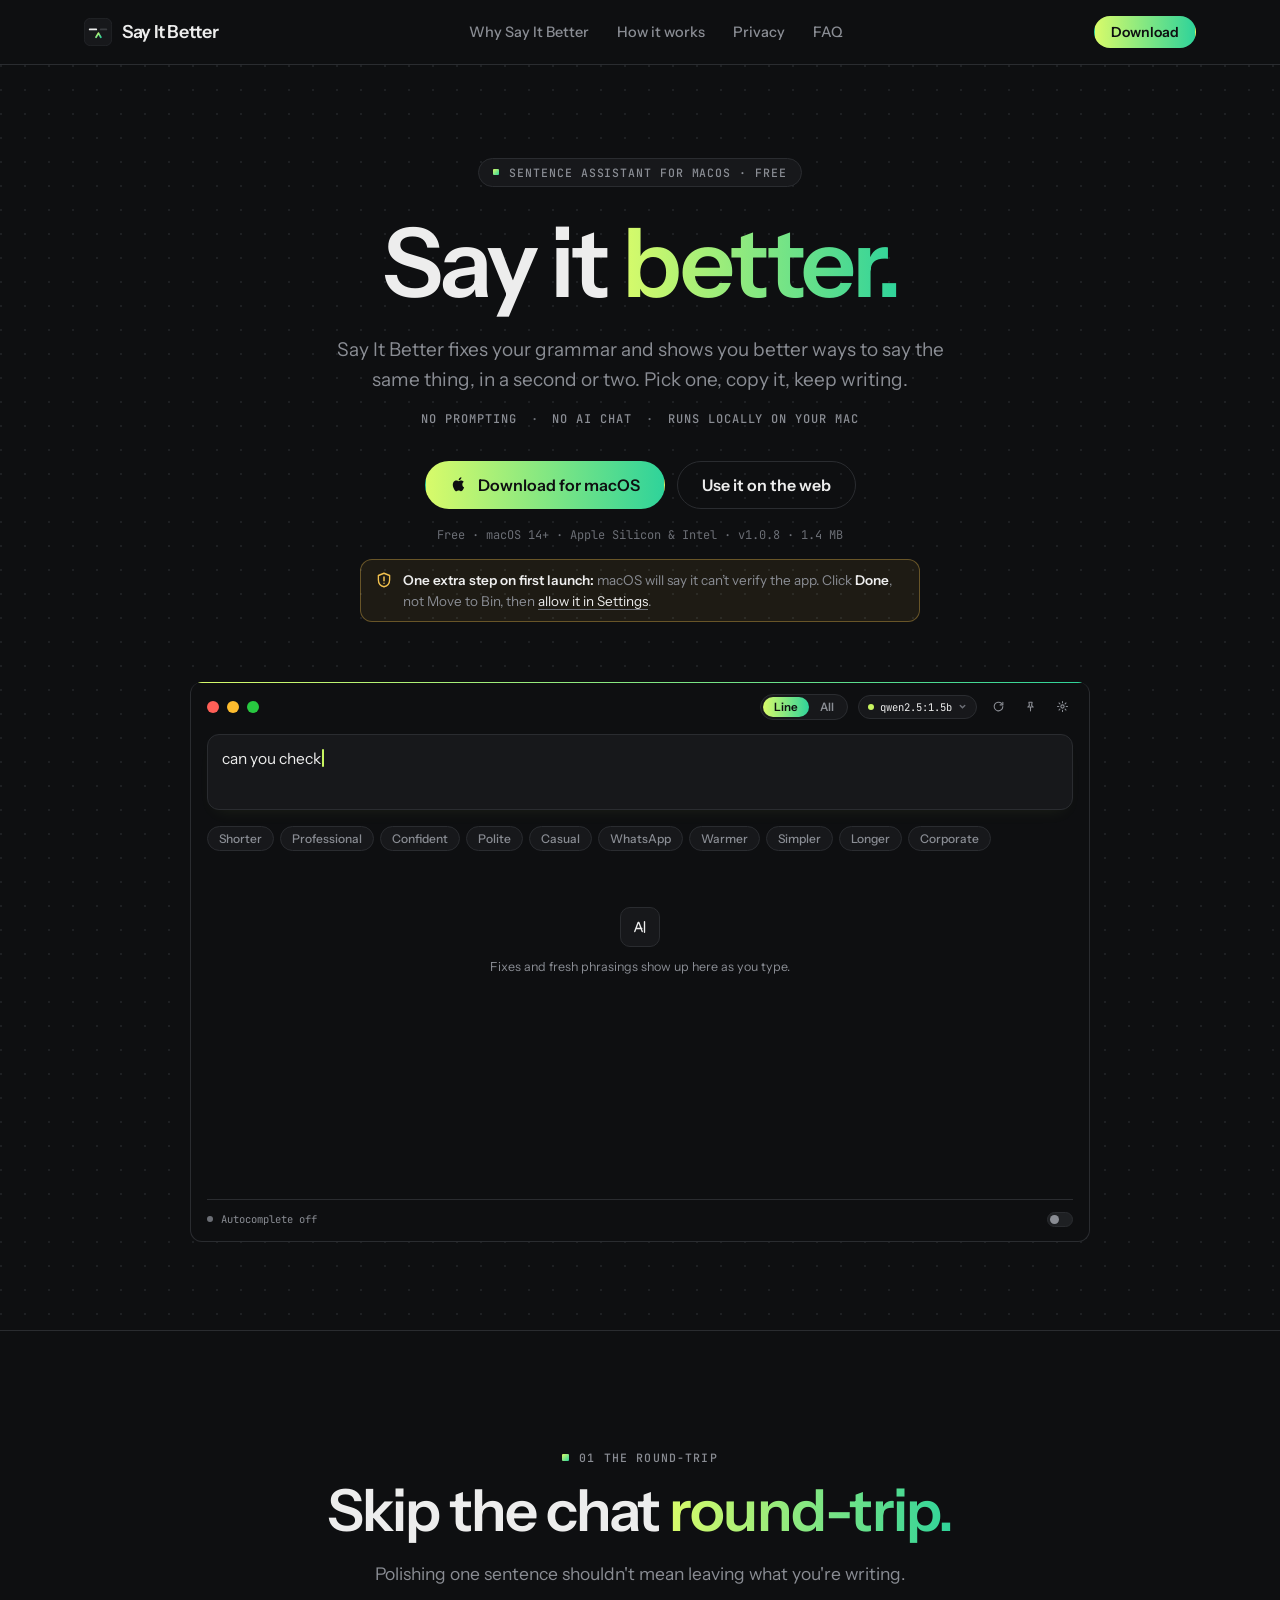
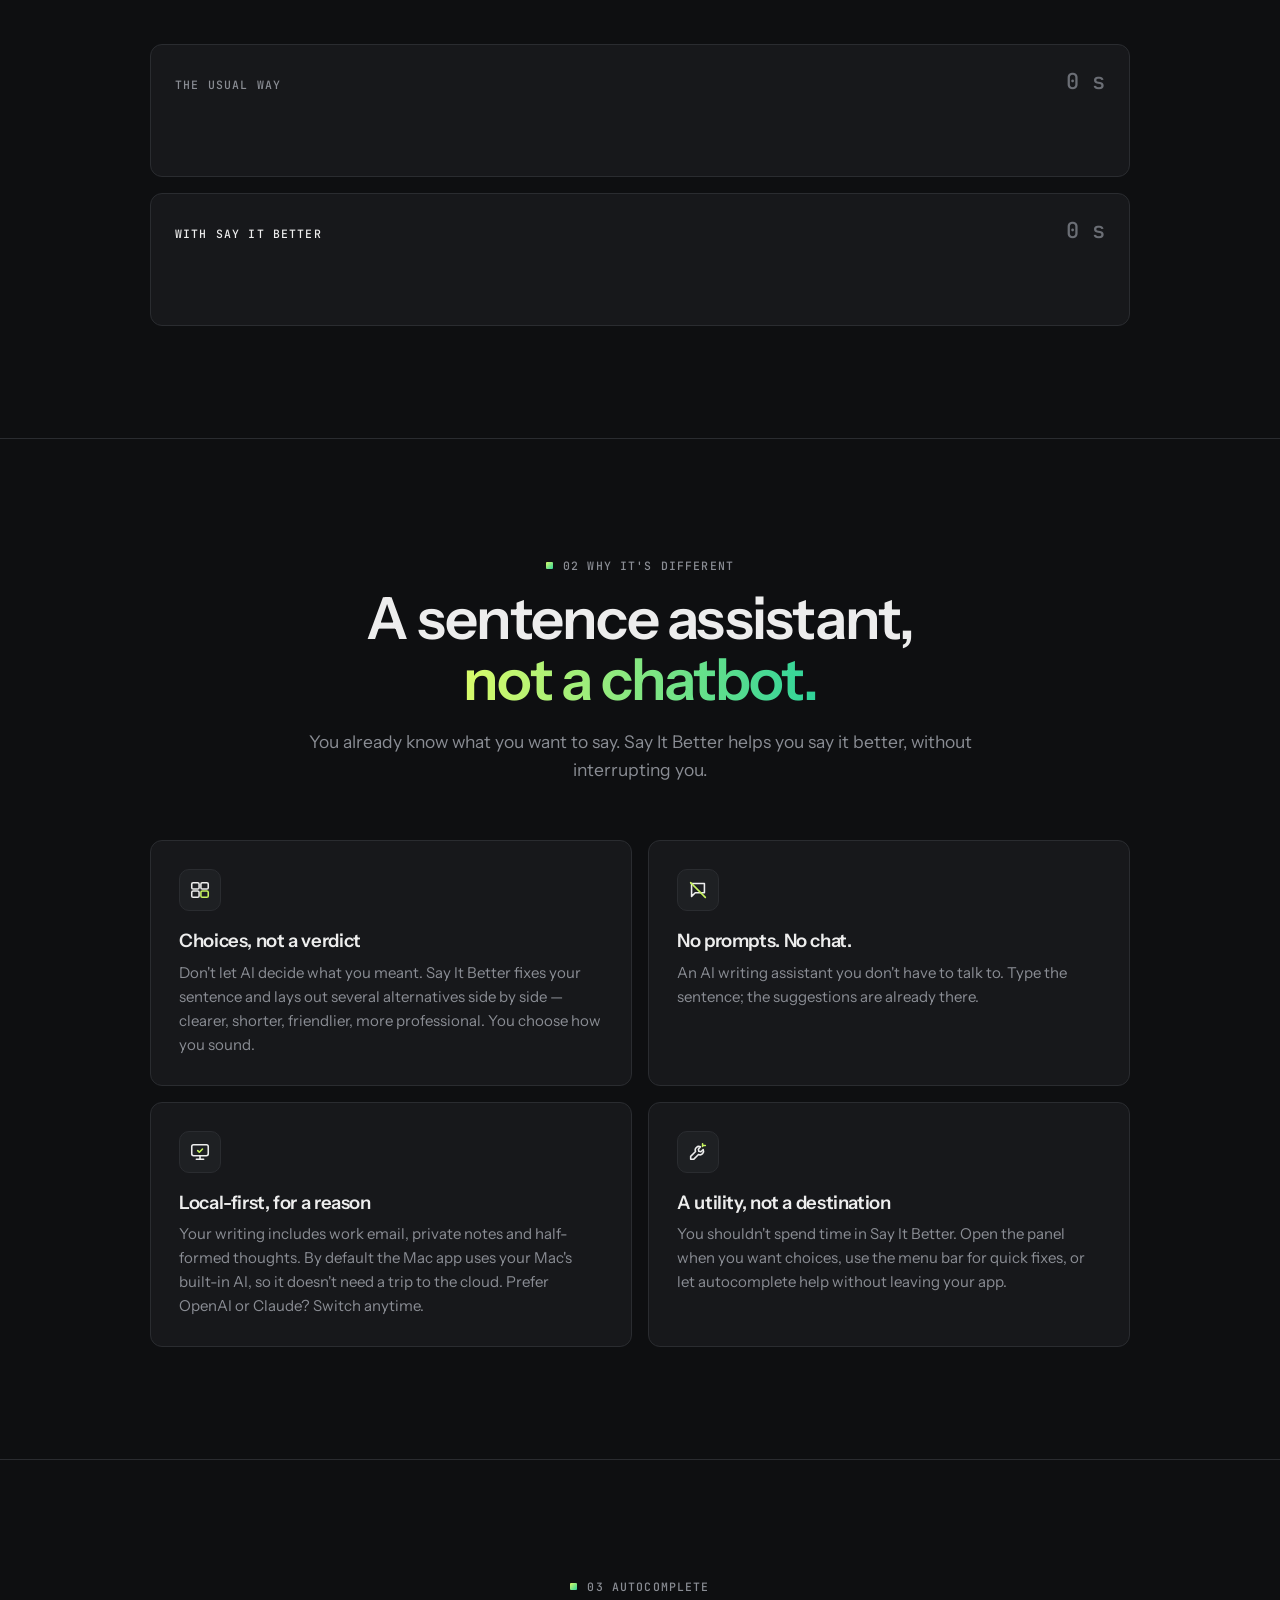
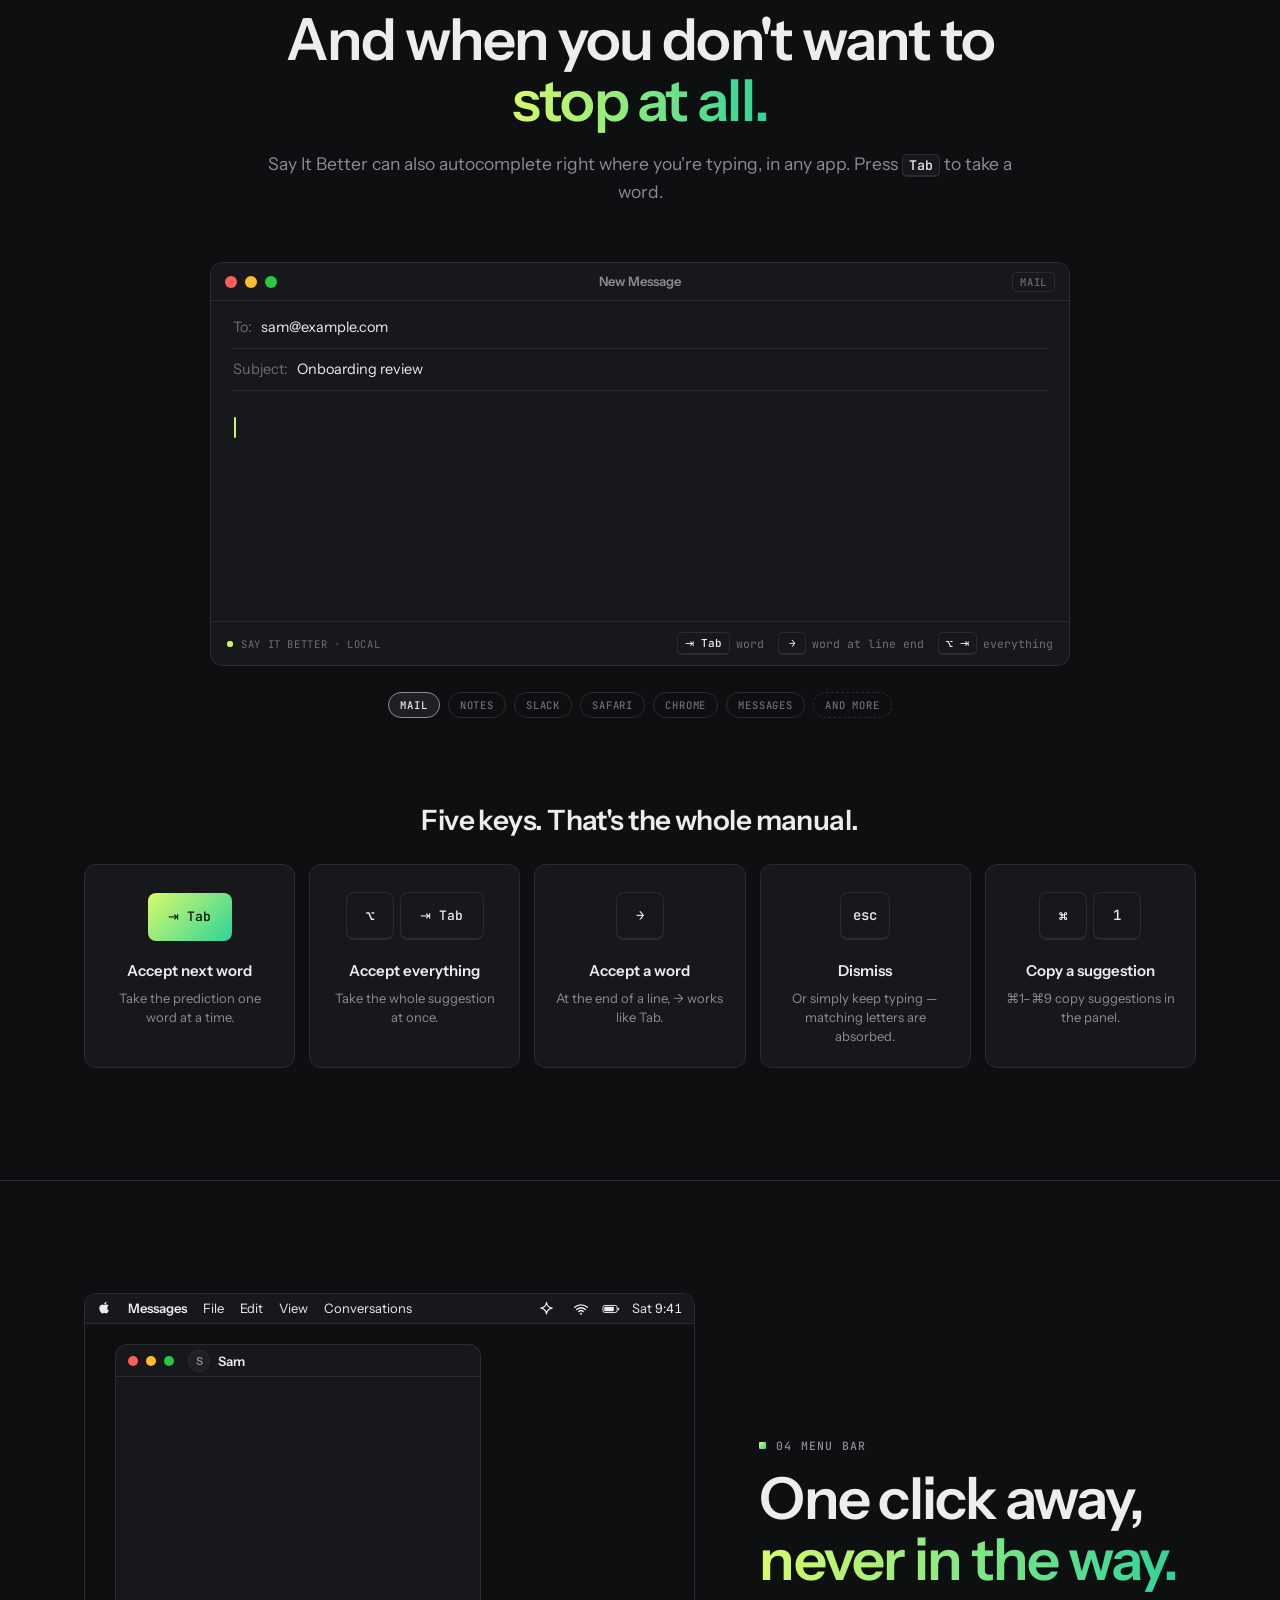
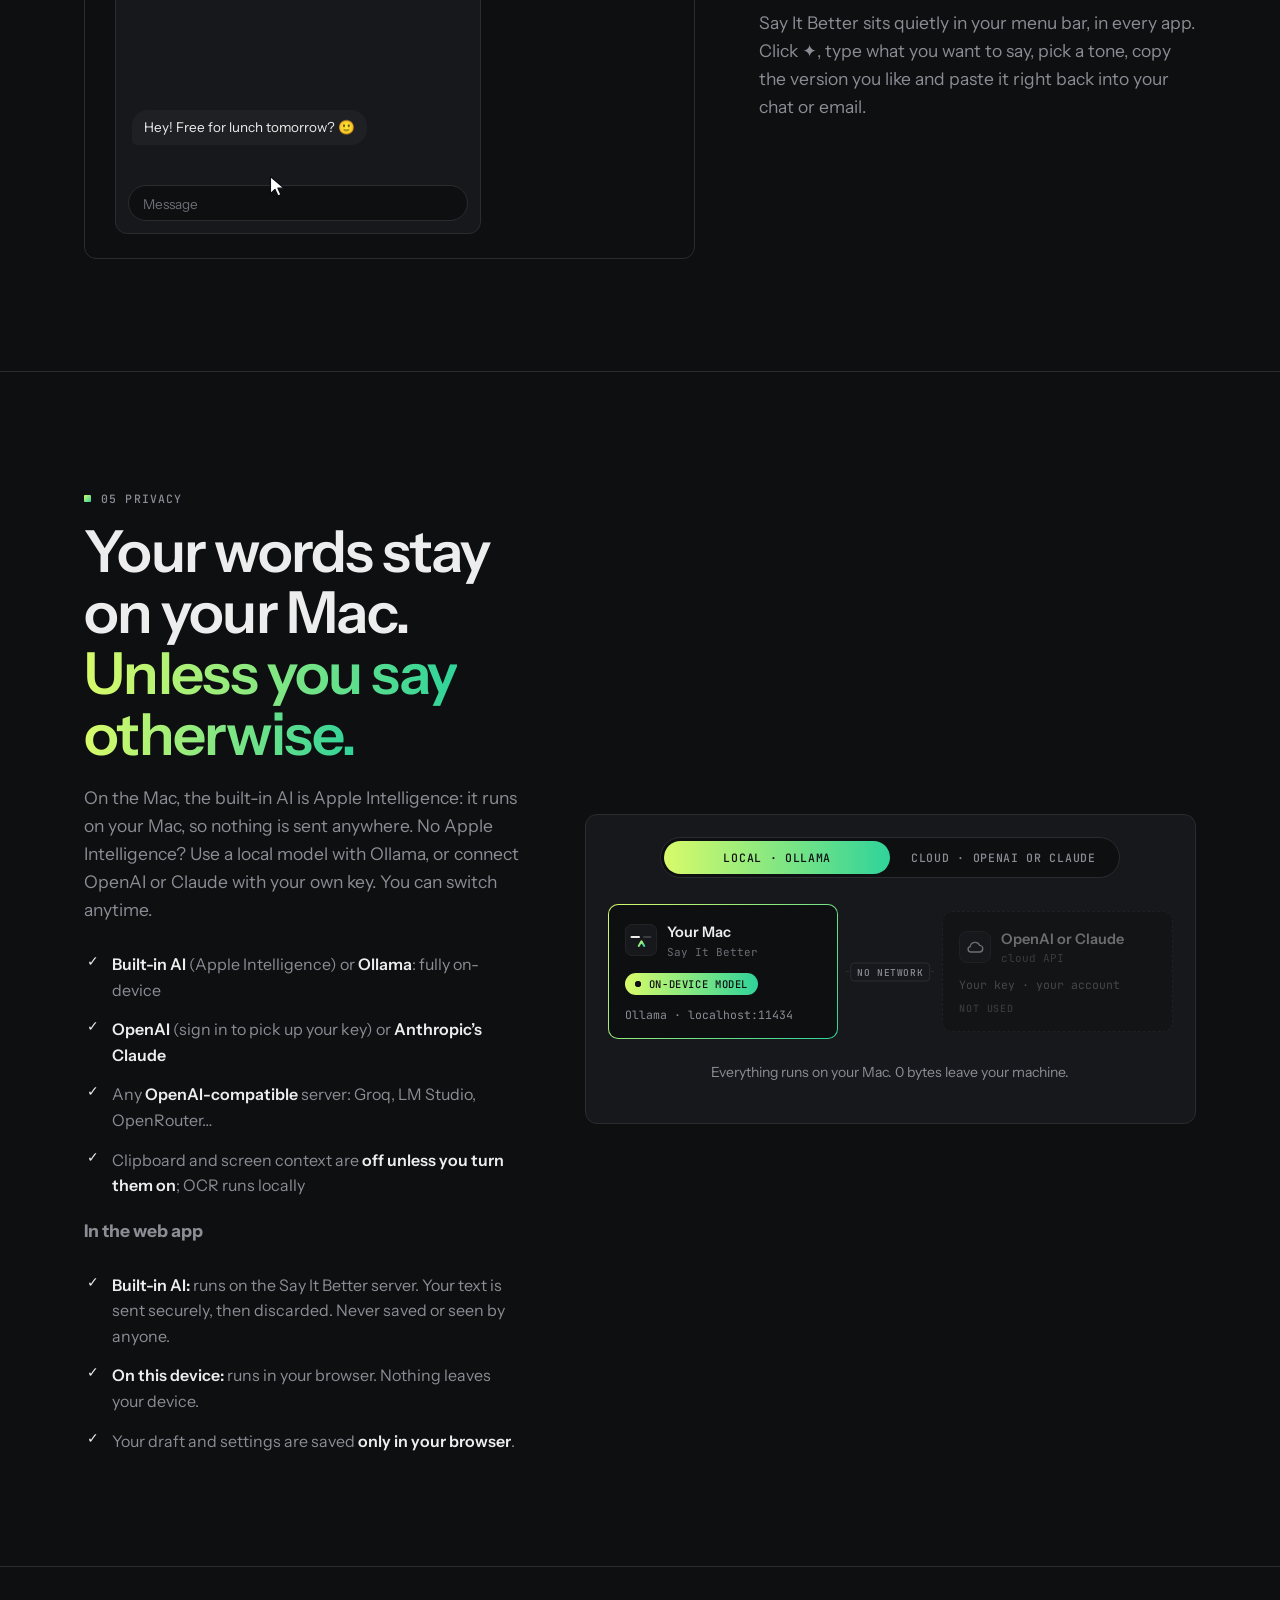
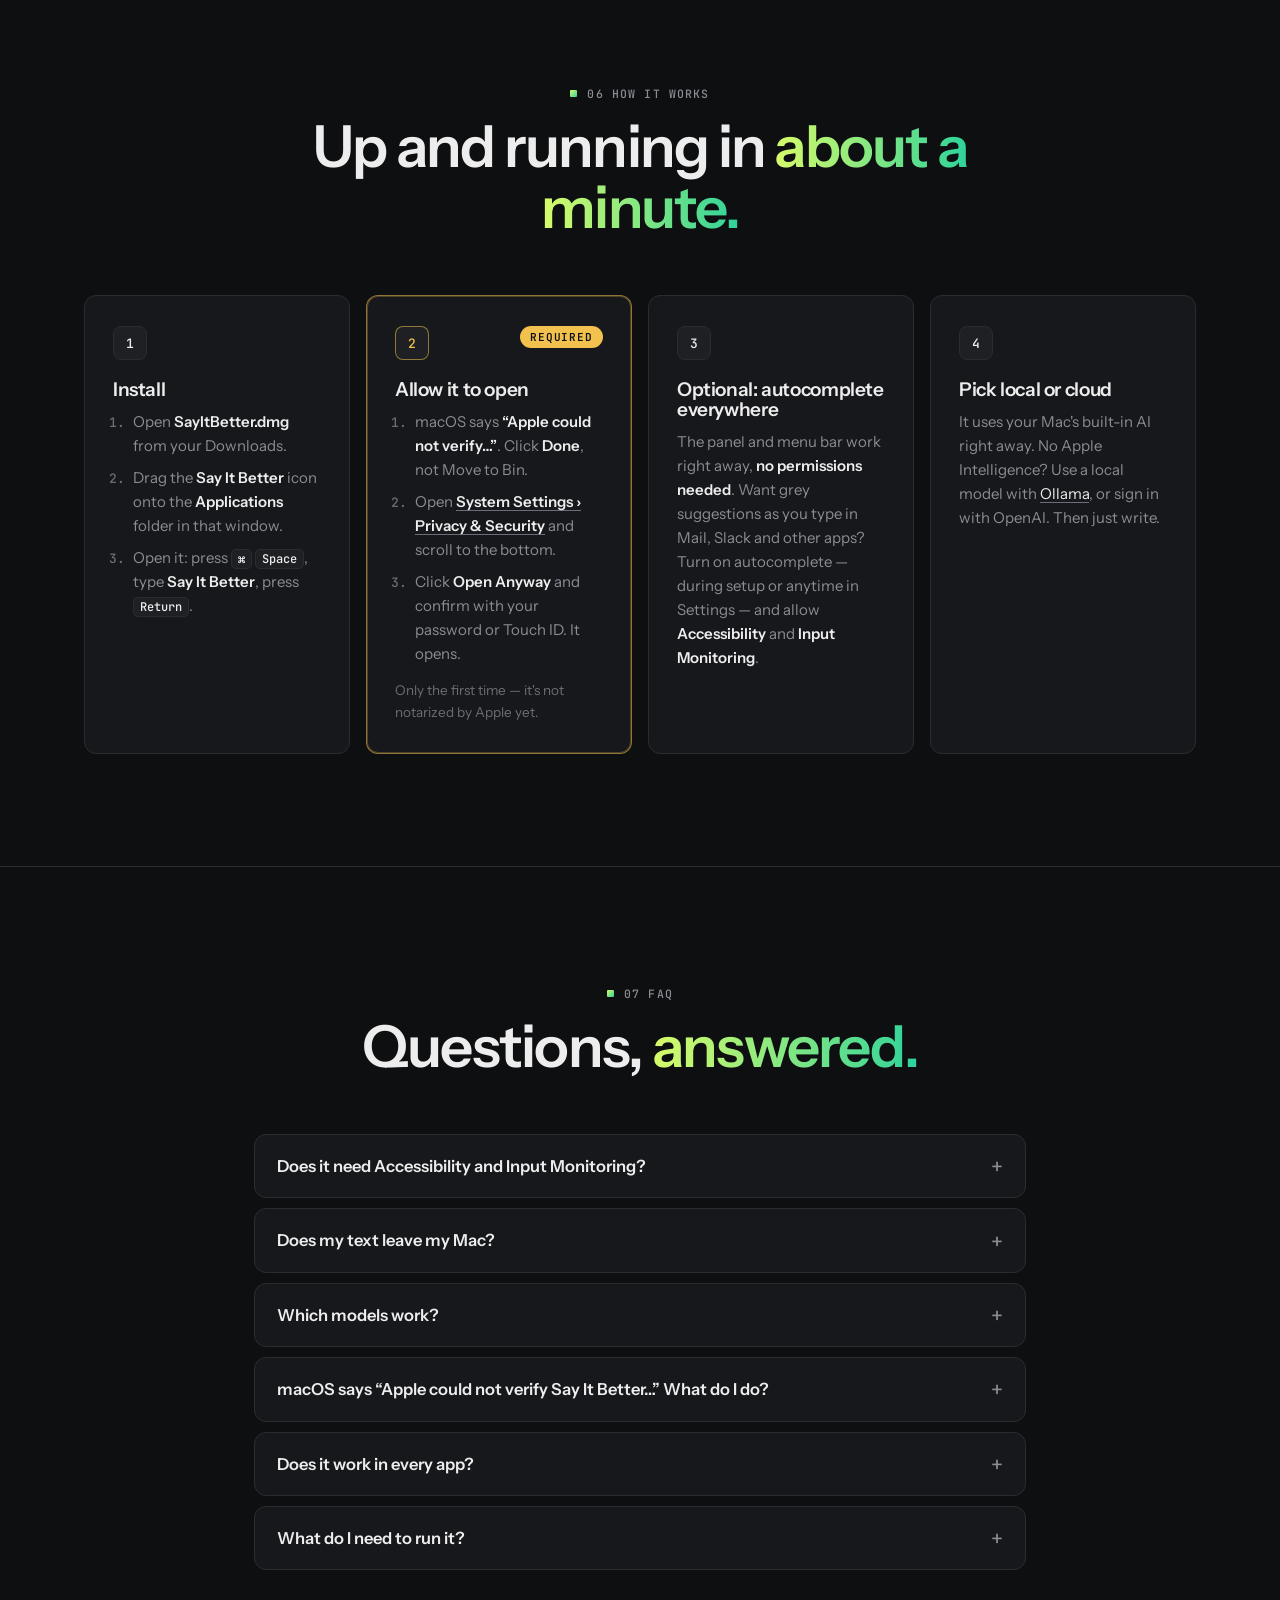
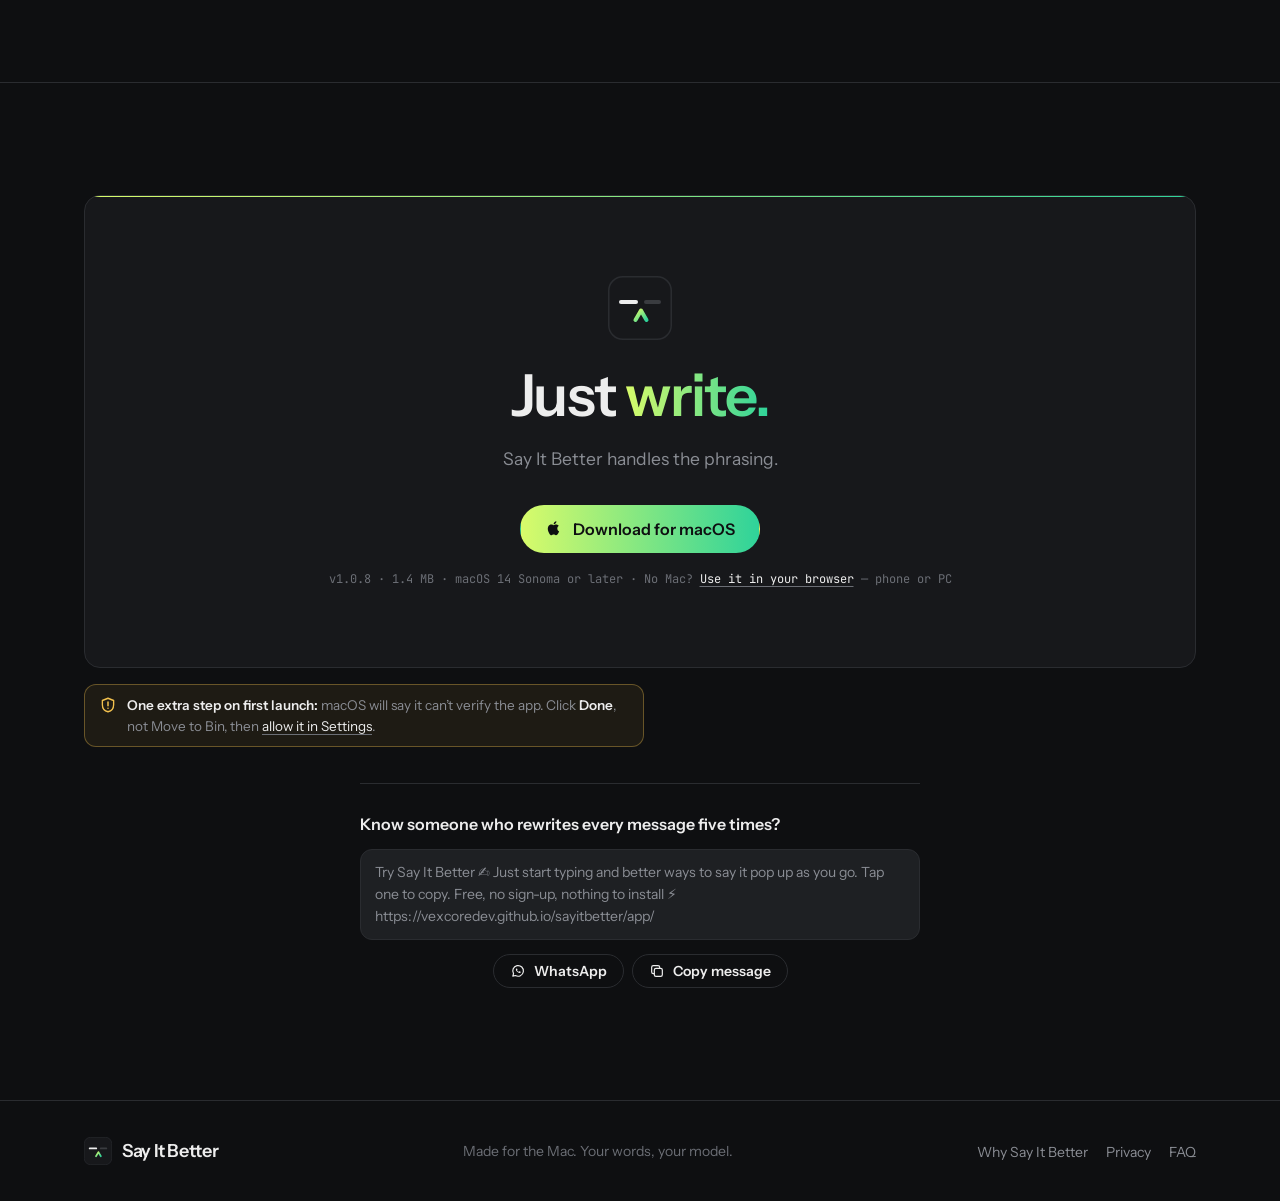
<file: index.html>
<!doctype html>
<html lang="en">
<head>
  <meta charset="utf-8">
  <meta name="viewport" content="width=device-width, initial-scale=1">
  <title>Say It Better — Grammar fixes and better phrasings, without the AI chat.</title>
  <meta name="description" content="Say It Better — Grammar fixes and better phrasings, without the AI chat. A sentence assistant for macOS that runs on a local model by default.">
  <meta name="theme-color" content="#0E0F11">
  <meta name="color-scheme" content="dark">
  <meta property="og:title" content="Say It Better">
  <meta property="og:description" content="Grammar fixes and better phrasings, without the AI chat.">
  <meta property="og:type" content="website">
  <link rel="icon" href="assets/logo.svg" type="image/svg+xml">
  <link rel="preconnect" href="https://fonts.googleapis.com">
  <link rel="preconnect" href="https://fonts.gstatic.com" crossorigin>
  <link href="https://fonts.googleapis.com/css2?family=Instrument+Sans:wght@400;500;600&family=JetBrains+Mono:wght@400;500&display=swap" rel="stylesheet">
  <link rel="stylesheet" href="styles.css">
</head>
<body>
  <!-- Shared SVG symbols -->
  <svg class="sprite" aria-hidden="true" focusable="false">
    <defs>
      <linearGradient id="accent-grad" x1="0" y1="0" x2="1" y2="1">
        <stop offset="0" stop-color="#D8FB6A"/>
        <stop offset="1" stop-color="#2FD39A"/>
      </linearGradient>
      <symbol id="logo" viewBox="0 0 64 64">
        <rect x=".75" y=".75" width="62.5" height="62.5" rx="14" fill="#17181B" stroke="#2A2C30" stroke-width="1.5"/>
        <rect x="11" y="24" width="19" height="4" rx="2" fill="#EDEDED"/>
        <rect x="36" y="24" width="17" height="4" rx="2" fill="#3A3C40"/>
        <path d="M27.5 44 33 34.5 38.5 44" fill="none" stroke="url(#accent-grad)" stroke-width="4" stroke-linecap="round" stroke-linejoin="round"/>
      </symbol>
      <symbol id="glyph" viewBox="0 0 24 24">
        <rect x="3" y="5" width="18" height="2.4" rx="1.2" fill="currentColor"/>
        <rect x="3" y="12" width="6" height="2.4" rx="1.2" fill="currentColor"/>
        <rect x="10.6" y="9.5" width="1.9" height="8" rx=".95" fill="currentColor"/>
        <rect x="14.2" y="12" width="6.8" height="2.4" rx="1.2" fill="currentColor" opacity=".45"/>
      </symbol>
      <symbol id="apple-dl" viewBox="0 0 24 24">
        <path fill="currentColor" d="M16.4 12.6c0-2.3 1.9-3.4 2-3.5-1.1-1.6-2.8-1.8-3.4-1.8-1.4-.1-2.8.9-3.5.9-.7 0-1.9-.9-3.1-.8-1.6 0-3 .9-3.9 2.3-1.7 2.9-.4 7.2 1.2 9.5.8 1.1 1.7 2.4 2.9 2.4 1.2 0 1.6-.8 3-.8s1.8.8 3.1.7c1.3 0 2.1-1.2 2.8-2.3.9-1.3 1.3-2.6 1.3-2.6s-2.4-1-2.4-4ZM14.2 5.8c.6-.8 1.1-1.8 1-2.9-.9 0-2 .6-2.7 1.4-.6.7-1.1 1.8-1 2.8 1 .1 2-.5 2.7-1.3Z"/>
      </symbol>
      <symbol id="shield" viewBox="0 0 24 24">
        <path d="M12 3 4.5 6v5.5c0 4.6 3.2 8.4 7.5 9.5 4.3-1.1 7.5-4.9 7.5-9.5V6L12 3Z" fill="none" stroke="currentColor" stroke-width="1.8" stroke-linejoin="round"/><path d="M12 8v5M12 16.2v.1" stroke="currentColor" stroke-width="2" stroke-linecap="round"/>
      </symbol>
      <symbol id="whatsapp" viewBox="0 0 24 24">
        <path d="M4.2 19.8 5.3 16a8 8 0 1 1 2.9 2.8l-4 1Z" fill="none" stroke="currentColor" stroke-width="1.8" stroke-linejoin="round"/><path d="M9.2 8.6c.2-.4.5-.4.8-.4l.5.1c.2.4.6 1.4.6 1.5.1.1.1.3 0 .4l-.4.5c-.1.1-.2.3 0 .5.3.6 1.2 1.6 2.2 2 .2.1.4.1.5-.1l.5-.6c.1-.2.3-.2.5-.1l1.4.7c.2.1.3.2.3.3 0 .3-.1 1-.6 1.3-.5.4-1.4.5-2.5.1-1.6-.6-3-2-3.8-3.4-.6-1.1-.4-2.1 0-2.5Z" fill="currentColor"/>
      </symbol>
      <symbol id="share" viewBox="0 0 24 24">
        <path d="M12 3v12M7.5 7.5 12 3l4.5 4.5M5 12v7a2 2 0 0 0 2 2h10a2 2 0 0 0 2-2v-7" fill="none" stroke="currentColor" stroke-width="1.8" stroke-linecap="round" stroke-linejoin="round"/>
      </symbol>
      <symbol id="cursor" viewBox="0 0 20 24">
        <path d="M2 1.5v17.2l4.6-4.4 3 6.6 3-1.3-3-6.5h6.3L2 1.5Z" fill="#fff" stroke="#0B0D12" stroke-width="1.3" stroke-linejoin="round"/>
      </symbol>
      <symbol id="copy" viewBox="0 0 24 24">
        <rect x="8" y="8" width="12" height="12" rx="2.5" fill="none" stroke="currentColor" stroke-width="1.8"/>
        <path d="M16 8V6.5A2.5 2.5 0 0 0 13.5 4h-7A2.5 2.5 0 0 0 4 6.5v7A2.5 2.5 0 0 0 6.5 16H8" fill="none" stroke="currentColor" stroke-width="1.8"/>
      </symbol>
      <symbol id="check" viewBox="0 0 24 24">
        <path d="m5 12.5 4.5 4.5L19 7.5" fill="none" stroke="currentColor" stroke-width="2.2" stroke-linecap="round" stroke-linejoin="round"/>
      </symbol>
    </defs>
  </svg>

  <a class="skip" href="#main">Skip to content</a>

  <header class="nav" id="top">
    <div class="container nav-inner">
      <a class="brand" href="#top" aria-label="Say It Better home">
        <svg class="brand-mark" aria-hidden="true"><use href="#logo"/></svg>
        <span>Say It Better</span>
      </a>
      <nav aria-label="Primary">
        <ul class="nav-links">
          <li><a href="#features">Why Say It Better</a></li>
          <li><a href="#how">How it works</a></li>
          <li><a href="#privacy">Privacy</a></li>
          <li><a href="#faq">FAQ</a></li>
        </ul>
      </nav>
      <a class="btn btn-sm btn-primary" href="downloads/SayItBetter.dmg" data-dl download>Download</a>
    </div>
  </header>

  <main id="main">
    <!-- HERO -->
    <section class="hero">
      <div class="dot-grid" aria-hidden="true"></div>
      <div class="container hero-inner">
        <p class="eyebrow"><span class="dot" aria-hidden="true"></span> Sentence assistant for macOS · Free</p>
        <h1>Say it <em>better.</em></h1>
        <p class="lede">Say It Better fixes your grammar and shows you better ways to say the same thing, in a second or two. Pick one, copy it, keep writing.</p>
        <p class="tagline">No prompting <span aria-hidden="true">·</span> No AI chat <span aria-hidden="true">·</span> Runs locally on your Mac</p>
        <div class="cta-row">
          <a class="btn btn-primary btn-lg" href="downloads/SayItBetter.dmg" data-dl download>
            <svg class="i" aria-hidden="true"><use href="#apple-dl"/></svg>
            Download for macOS
          </a>
          <a class="btn btn-ghost btn-lg" href="app/">Use it on the web</a>
        </div>
        <p class="fineprint">Free · macOS 14+ · Apple Silicon &amp; Intel · <span data-dl-meta>v1.0</span></p>
        <p class="open-note"><svg class="i" aria-hidden="true"><use href="#shield"/></svg> <span><strong>One extra step on first launch:</strong> macOS will say it can’t verify the app. Click <strong>Done</strong>, not Move to Bin, then <a href="#open-guide">allow it in Settings</a>.</span></p>

        <!-- Hero demo: the panel -->
        <div class="stage hero-stage">
          <div class="window ap-window hero-window demo" id="demo-rewrite" role="img" aria-label="Animated demo of the Say It Better panel: the sentence “can you check once why access is not coming” is typed. A corrected version appears with the changed words highlighted, followed by three alternative phrasings. A pointer picks the Professional tone chip, the alternatives change to professional versions, and one is copied.">
            <div class="ap-head">
              <span class="lights"><i></i><i></i><i></i></span>
              <span class="ap-tools">
                <span class="ap-scope"><b class="on">Line</b><b>All</b></span>
                <span class="ap-model"><i></i>qwen2.5:1.5b<svg viewBox="0 0 10 10" aria-hidden="true"><path d="M2.5 4 5 6.5 7.5 4" fill="none" stroke="currentColor" stroke-width="1.6" stroke-linecap="round"/></svg></span>
                <span class="ap-icon ap-hide"><svg viewBox="0 0 24 24"><path d="M20 12a8 8 0 1 1-2.3-5.6M20 4v5h-5" fill="none" stroke="currentColor" stroke-width="2" stroke-linecap="round" stroke-linejoin="round"/></svg></span>
                <span class="ap-icon ap-hide"><svg viewBox="0 0 24 24"><path d="M9 4h6l-1 6 3 3H7l3-3-1-6ZM12 13v7" fill="none" stroke="currentColor" stroke-width="2" stroke-linecap="round" stroke-linejoin="round"/></svg></span>
                <span class="ap-icon"><svg viewBox="0 0 24 24"><circle cx="12" cy="12" r="3" fill="none" stroke="currentColor" stroke-width="2"/><path d="M12 2.8v2.4M12 18.8v2.4M2.8 12h2.4M18.8 12h2.4M5.5 5.5l1.7 1.7M16.8 16.8l1.7 1.7M5.5 18.5l1.7-1.7M16.8 7.2l1.7-1.7" stroke="currentColor" stroke-width="2" stroke-linecap="round"/></svg></span>
              </span>
            </div>
            <div class="ap-body">
              <div class="ap-editor" data-rw-editor><p class="rw-line"><span data-rw-line></span><span class="caret"></span></p></div>
              <div class="ap-tones" aria-hidden="true"><span class="ap-tone">Shorter</span><span class="ap-tone" data-rw-tone>Professional</span><span class="ap-tone">Confident</span><span class="ap-tone">Polite</span><span class="ap-tone">Casual</span><span class="ap-tone">WhatsApp</span><span class="ap-tone">Warmer</span><span class="ap-tone">Simpler</span><span class="ap-tone">Longer</span><span class="ap-tone">Corporate</span></div>
              <div class="ap-results">
                <div class="ap-empty" data-rw-status>
                  <span class="ap-tile"><svg viewBox="0 0 24 24"><path d="M5 18 9.5 6h1L15 18M6.6 14h7.8M18 5v14" fill="none" stroke="currentColor" stroke-width="1.8" stroke-linecap="round" stroke-linejoin="round"/></svg></span>
                  <span data-rw-status-text>Fixes and fresh phrasings show up here as you type.</span>
                </div>
                <div class="ap-out" data-rw-out>
                  <div class="ap-corrected" data-rw-step>
                    <div class="ap-row-head"><span class="ap-kicker">Corrected</span><kbd class="ap-key">⌘1</kbd></div>
                    <p><em>Can</em> you check why <em>the</em> access <em>isn’t</em> coming <em>through?</em></p>
                    <div class="ap-btns"><span class="ap-btn ap-btn-primary"><svg><use href="#copy"/></svg>Copy</span><span class="ap-btn"><svg viewBox="0 0 24 24"><path d="M20 5v7a3 3 0 0 1-3 3H5m0 0 4-4m-4 4 4 4" fill="none" stroke="currentColor" stroke-width="2" stroke-linecap="round" stroke-linejoin="round"/></svg>Replace</span></div>
                  </div>
                  <div class="ap-alts" data-rw-step>
                    <span class="ap-kicker" data-rw-alt-label>Alternatives</span>
                    <ol class="ap-list">
                      <li data-rw-row><span class="ap-n">2</span><span class="ap-t" data-rw-alt data-pro="Could you please look into why my access hasn’t been granted yet?">Could you check why access hasn’t been granted?</span><span class="ap-copy" data-rw-target><svg><use href="#copy"/></svg><svg class="ok"><use href="#check"/></svg></span></li>
                      <li data-rw-row><span class="ap-n">3</span><span class="ap-t" data-rw-alt data-pro="Would you be able to check why I’m still unable to access it?">Can you please check why the user isn’t getting access?</span><span class="ap-copy"><svg><use href="#copy"/></svg><svg class="ok"><use href="#check"/></svg></span></li>
                      <li data-rw-row><span class="ap-n">4</span><span class="ap-t" data-rw-alt data-pro="Could you kindly investigate why access is currently unavailable?">Could you look into why access isn’t working?</span><span class="ap-copy"><svg><use href="#copy"/></svg><svg class="ok"><use href="#check"/></svg></span></li>
                    </ol>
                  </div>
                </div>
              </div>
            </div>
            <div class="ap-status"><i></i><span>Autocomplete off</span><span class="ap-switch"></span></div>
            <div class="toast" data-rw-toast><svg><use href="#check"/></svg> Copied</div>
            <svg class="fake-cursor" data-cursor><use href="#cursor"/></svg>
          </div>
        </div>
      </div>
    </section>

    <!-- ROUND-TRIP COMPARISON -->
    <section class="section" id="compare">
      <div class="container">
        <header class="section-head">
          <p class="kicker">01 The round-trip</p>
          <h2>Skip the chat <em>round-trip.</em></h2>
          <p class="sub">Polishing one sentence shouldn't mean leaving what you're writing.</p>
        </header>
        <div class="compare demo" id="demo-compare">
          <div class="cmp-row" data-cmp="usual" data-end="45">
            <div class="cmp-head">
              <span class="cmp-label">The usual way</span>
              <span class="cmp-timer" aria-hidden="true"><span data-timer>0</span> s</span>
              <span class="sr-only">Nine steps, about 45 seconds.</span>
            </div>
            <ol class="cmp-chips">
              <li>Write</li><li>Copy</li><li>Open ChatGPT</li><li>Paste</li><li>Prompt</li><li>Wait</li><li>Copy</li><li>Switch back</li><li>Paste</li>
            </ol>
          </div>
          <div class="cmp-row is-lim" data-cmp="lim" data-end="2">
            <div class="cmp-head">
              <span class="cmp-label">With Say It Better</span>
              <span class="cmp-timer" aria-hidden="true"><span data-timer>0</span> s</span>
              <span class="sr-only">Three steps, about 2 seconds.</span>
            </div>
            <ol class="cmp-chips">
              <li>Write</li><li>Choose</li><li class="final">Copy</li>
            </ol>
          </div>
        </div>
      </div>
    </section>

    <!-- WHY IT'S DIFFERENT -->
    <section class="section section-alt" id="features">
      <div class="container">
        <header class="section-head">
          <p class="kicker">02 Why it's different</p>
          <h2>A sentence assistant, <em class="nowrap">not a chatbot.</em></h2>
          <p class="sub">You already know what you want to say. Say It Better helps you say it better, without interrupting you.</p>
        </header>
        <div class="features features-4">
          <article class="card feature">
            <div class="tile" aria-hidden="true"><svg viewBox="0 0 24 24"><rect x="3" y="4" width="8" height="7" rx="1.5"/><rect x="13" y="4" width="8" height="7" rx="1.5"/><rect x="3" y="13" width="8" height="7" rx="1.5"/><rect x="13" y="13" width="8" height="7" rx="1.5" class="accent"/></svg></div>
            <h3>Choices, not a verdict</h3>
            <p>Don't let AI decide what you meant. Say It Better fixes your sentence and lays out several alternatives side by side — clearer, shorter, friendlier, more professional. You choose how you sound.</p>
          </article>
          <article class="card feature">
            <div class="tile" aria-hidden="true"><svg viewBox="0 0 24 24"><path d="M5 5h14v10H9l-4 4z"/><path d="M4 4l16 16" class="accent"/></svg></div>
            <h3>No prompts. No chat.</h3>
            <p>An AI writing assistant you don't have to talk to. Type the sentence; the suggestions are already there.</p>
          </article>
          <article class="card feature">
            <div class="tile" aria-hidden="true"><svg viewBox="0 0 24 24"><rect x="3" y="4" width="18" height="12" rx="2"/><path d="M8 20h8M12 16v4"/><path d="M9.5 10.5l1.8 1.8 3.4-3.6" class="accent"/></svg></div>
            <h3>Local-first, for a reason</h3>
            <p>Your writing includes work email, private notes and half-formed thoughts. By default the Mac app uses your Mac's built-in AI, so it doesn't need a trip to the cloud. Prefer OpenAI or Claude? Switch anytime.</p>
          </article>
          <article class="card feature">
            <div class="tile" aria-hidden="true"><svg viewBox="0 0 24 24"><path d="M14.7 6.3a4 4 0 0 0-5.4 5.2L4 16.8V20h3.2l5.3-5.3a4 4 0 0 0 5.2-5.4l-2.5 2.5-2.3-.5-.5-2.3z"/><path d="M17 3v3M20 5h-3" class="accent"/></svg></div>
            <h3>A utility, not a destination</h3>
            <p>You shouldn't spend time in Say It Better. Open the panel when you want choices, use the menu bar for quick fixes, or let autocomplete help without leaving your app.</p>
          </article>
        </div>
      </div>
    </section>

    <!-- AUTOCOMPLETE -->
    <section class="section" id="autocomplete">
      <div class="container">
        <header class="section-head">
          <p class="kicker">03 Autocomplete</p>
          <h2>And when you don't want to <em class="nowrap">stop at all.</em></h2>
          <p class="sub">Say It Better can also autocomplete right where you're typing, in any app. Press <kbd>Tab</kbd> to take a word.</p>
        </header>
        <div class="stage auto-stage">
          <div class="window auto-window demo" id="demo-auto" role="img" aria-label="Animated demo: text types itself in a Mail compose window, a faint grey prediction appears at the cursor, and pressing Tab accepts it word by word.">
            <div class="titlebar">
              <span class="lights"><i></i><i></i><i></i></span>
              <span class="title" data-hero-title>New Message</span>
              <span class="tb-right" data-hero-app>Mail</span>
            </div>
            <div class="hero-head" data-hero-head>
              <div class="field"><span>To:</span> sam@example.com</div>
              <div class="field"><span>Subject:</span> Onboarding review</div>
            </div>
            <div class="compose">
              <p class="compose-title" data-hero-notetitle hidden>Lisbon trip</p>
              <p class="compose-text"><span class="typed" data-typed></span><span class="caret" data-caret></span><span class="ghost" data-ghost></span></p>
            </div>
            <div class="hint-bar">
              <span class="status"><span class="pulse-dot"></span> Say It Better · Local</span>
              <span class="hints">
                <span class="hint"><kbd class="key" data-key="tab">⇥ Tab</kbd><span class="hint-l">word</span></span>
                <span class="hint"><kbd class="key" data-key="right">→</kbd><span class="hint-l">word at line end</span></span>
                <span class="hint"><kbd class="key" data-key="opt">⌥ ⇥</kbd><span class="hint-l">everything</span></span>
              </span>
            </div>
          </div>
          <ul class="apps-row" aria-label="Works in apps like">
            <li data-app="Mail">Mail</li><li data-app="Notes">Notes</li><li>Slack</li><li>Safari</li><li>Chrome</li><li>Messages</li><li class="more">and more</li>
          </ul>
        </div>

        <div class="shortcuts" id="shortcuts">
          <h3 class="shortcuts-title">Five keys. That's the whole manual.</h3>
          <ul class="keys demo" id="demo-keys">
            <li class="card keycard"><span class="keycaps"><kbd class="cap cap-wide">⇥ Tab</kbd></span><b>Accept next word</b><small>Take the prediction one word at a time.</small></li>
            <li class="card keycard"><span class="keycaps"><kbd class="cap">⌥</kbd><kbd class="cap cap-wide">⇥ Tab</kbd></span><b>Accept everything</b><small>Take the whole suggestion at once.</small></li>
            <li class="card keycard"><span class="keycaps"><kbd class="cap">→</kbd></span><b>Accept a word</b><small>At the end of a line, → works like Tab.</small></li>
            <li class="card keycard"><span class="keycaps"><kbd class="cap">esc</kbd></span><b>Dismiss</b><small>Or simply keep typing — matching letters are absorbed.</small></li>
            <li class="card keycard"><span class="keycaps"><kbd class="cap">⌘</kbd><kbd class="cap">1</kbd></span><b>Copy a suggestion</b><small>⌘1–⌘9 copy suggestions in the panel.</small></li>
          </ul>
        </div>
      </div>
    </section>

    <!-- MENU BAR -->
    <section class="section section-alt" id="menubar">
      <!-- Menu bar -->
      <div class="container split split-rev">
        <div class="split-copy">
          <p class="kicker">04 Menu bar</p>
          <h2>One click away, <em>never in the way.</em></h2>
          <p class="sub">Say It Better sits quietly in your menu bar, in every app. Click ✦, type what you want to say, pick a tone, copy the version you like and paste it right back into your chat or email.</p>
        </div>
        <div class="stage">
          <div class="desk demo" id="demo-menubar" role="img" aria-label="Animated demo: in a chat app, the pointer clicks the Say It Better sparkle icon in the macOS menu bar. A popover drops down, a rough message is typed, and WhatsApp-style versions appear. One is copied, the popover closes, and the message is pasted into the chat and sent.">
            <div class="menubar">
              <span class="mb-left"><svg class="mb-apple" viewBox="0 0 24 24"><use href="#apple-dl"/></svg><b>Messages</b><span>File</span><span>Edit</span><span class="mb-hide">View</span><span class="mb-hide">Conversations</span></span>
              <span class="mb-right">
                <span class="mb-icon" data-mb-icon><svg viewBox="0 0 24 24"><path d="M12 3.5c.7 4.6 3.4 7.3 8 8-4.6.7-7.3 3.4-8 8-.7-4.6-3.4-7.3-8-8 4.6-.7 7.3-3.4 8-8Z" fill="none" stroke="currentColor" stroke-width="1.7" stroke-linejoin="round"/></svg></span>
                <svg class="mb-sys" viewBox="0 0 24 24" aria-hidden="true"><path d="M2.5 9.5a14 14 0 0 1 19 0M5.5 12.7a9.5 9.5 0 0 1 13 0M8.6 15.8a5 5 0 0 1 6.8 0" fill="none" stroke="currentColor" stroke-width="2" stroke-linecap="round"/><circle cx="12" cy="19" r="1.5" fill="currentColor"/></svg>
                <svg class="mb-sys mb-hide" viewBox="0 0 28 24" aria-hidden="true"><rect x="1.5" y="6.5" width="22" height="11" rx="3" fill="none" stroke="currentColor" stroke-width="1.5"/><rect x="3.5" y="8.5" width="15" height="7" rx="1.5" fill="currentColor"/><rect x="24.5" y="10" width="2" height="4" rx="1" fill="currentColor"/></svg>
                <span class="mb-time">Sat 9:41</span>
              </span>
            </div>
            <div class="desk-window chat" aria-hidden="true">
              <div class="dw-bar"><span class="lights"><i></i><i></i><i></i></span><span class="chat-name"><i>S</i>Sam</span></div>
              <div class="chat-body" data-mb-chat>
                <p class="bubble in">Hey! Free for lunch tomorrow? 🙂</p>
                <p class="bubble out" data-mb-sent></p>
              </div>
              <div class="chat-input"><span data-mb-input></span><span class="chat-ph" data-mb-ph>Message</span></div>
            </div>
            <div class="popover ap-pop" data-mb-pop>
              <div class="ap-head">
                <span class="ap-brand"><svg><use href="#logo"/></svg>Say It Better</span>
                <span class="ap-tools">
                  <span class="ap-scope"><b class="on">Line</b><b>All</b></span>
                  <span class="ap-model ap-hide"><i></i>qwen2.5:1.5b</span>
                  <span class="ap-icon ap-hide"><svg viewBox="0 0 24 24"><path d="M20 12a8 8 0 1 1-2.3-5.6M20 4v5h-5" fill="none" stroke="currentColor" stroke-width="2" stroke-linecap="round" stroke-linejoin="round"/></svg></span>
                  <span class="ap-icon"><svg viewBox="0 0 24 24"><circle cx="12" cy="12" r="3" fill="none" stroke="currentColor" stroke-width="2"/><path d="M12 2.8v2.4M12 18.8v2.4M2.8 12h2.4M18.8 12h2.4M5.5 5.5l1.7 1.7M16.8 16.8l1.7 1.7M5.5 18.5l1.7-1.7M16.8 7.2l1.7-1.7" stroke="currentColor" stroke-width="2" stroke-linecap="round"/></svg></span>
                </span>
              </div>
              <div class="ap-body">
                <div class="ap-editor"><p class="rw-line"><span data-mb-text></span><span class="caret"></span></p></div>
                <div class="ap-tones" aria-hidden="true"><span class="ap-tone">Shorter</span><span class="ap-tone">Professional</span><span class="ap-tone">Confident</span><span class="ap-tone">Polite</span><span class="ap-tone">Casual</span><span class="ap-tone on">WhatsApp</span><span class="ap-tone">Warmer</span><span class="ap-tone">Simpler</span><span class="ap-tone">Longer</span><span class="ap-tone">Corporate</span></div>
                <div class="ap-results">
                  <div class="ap-empty" data-mb-empty><span>Fixes and fresh phrasings show up here as you type.</span></div>
                  <div class="ap-out">
                    <div class="ap-corrected" data-mb-sug>
                      <div class="ap-row-head"><span class="ap-kicker">Corrected</span><kbd class="ap-key">⌘1</kbd></div>
                      <p><em>Let’s</em> grab lunch <em>tomorrow</em> at 1? <em>My</em> treat.</p>
                      <div class="ap-btns"><span class="ap-btn ap-btn-primary"><svg><use href="#copy"/></svg>Copy</span><span class="ap-btn"><svg viewBox="0 0 24 24"><path d="M20 5v7a3 3 0 0 1-3 3H5m0 0 4-4m-4 4 4 4" fill="none" stroke="currentColor" stroke-width="2" stroke-linecap="round" stroke-linejoin="round"/></svg>Replace</span></div>
                    </div>
                    <div class="ap-alts" data-mb-sug>
                      <span class="ap-kicker">WhatsApp versions</span>
                      <ol class="ap-list">
                        <li data-mb-sug><span class="ap-n">2</span><span class="ap-t">Lunch tomorrow at 1? My treat 😄</span><span class="ap-copy" data-mb-copy><svg><use href="#copy"/></svg><svg class="ok"><use href="#check"/></svg></span></li>
                        <li data-mb-sug><span class="ap-n">3</span><span class="ap-t">Wanna grab lunch tmrw at 1? It’s on me!</span><span class="ap-copy"><svg><use href="#copy"/></svg><svg class="ok"><use href="#check"/></svg></span></li>
                        <li data-mb-sug><span class="ap-n">4</span><span class="ap-t">Free for lunch tomorrow at 1? I’m buying 🍕</span><span class="ap-copy"><svg><use href="#copy"/></svg><svg class="ok"><use href="#check"/></svg></span></li>
                      </ol>
                    </div>
                  </div>
                </div>
              </div>
              <div class="ap-status"><i></i><span>Autocomplete off</span><span class="ap-switch"></span></div>
            </div>
            <svg class="fake-cursor" data-cursor><use href="#cursor"/></svg>
          </div>
        </div>
      </div>
    </section>

    <!-- PRIVACY -->
    <section class="section" id="privacy">
      <div class="container split">
        <div class="split-copy">
          <p class="kicker">05 Privacy</p>
          <h2>Your words stay on your Mac. <em>Unless you say otherwise.</em></h2>
          <p class="sub">On the Mac, the built-in AI is Apple Intelligence: it runs on your Mac, so nothing is sent anywhere. No Apple Intelligence? Use a local model with Ollama, or connect OpenAI or Claude with your own key. You can switch anytime.</p>
          <ul class="checks">
            <li><strong>Built-in AI</strong> (Apple Intelligence) or <strong>Ollama</strong>: fully on-device</li>
            <li><strong>OpenAI</strong> (sign in to pick up your key) or <strong>Anthropic’s Claude</strong></li>
            <li>Any <strong>OpenAI-compatible</strong> server: Groq, LM Studio, OpenRouter…</li>
            <li>Clipboard and screen context are <strong>off unless you turn them on</strong>; OCR runs locally</li>
          </ul>
          <p class="sub" id="privacy-web"><strong>In the web app</strong></p>
          <ul class="checks">
            <li><strong>Built-in AI:</strong> runs on the Say It Better server. Your text is sent securely, then discarded. Never saved or seen by anyone.</li>
            <li><strong>On this device:</strong> runs in your browser. Nothing leaves your device.</li>
            <li>Your draft and settings are saved <strong>only in your browser</strong>.</li>
          </ul>
        </div>
        <div class="stage">
          <div class="prov card" id="demo-provider" data-mode="local">
            <div class="seg" role="group" aria-label="Show provider">
              <button type="button" class="seg-btn" data-mode="local" aria-pressed="true">Local · Ollama</button>
              <button type="button" class="seg-btn" data-mode="cloud" aria-pressed="false">Cloud · OpenAI or Claude</button>
              <span class="seg-thumb" aria-hidden="true"></span>
            </div>
            <div class="prov-stage" aria-hidden="true">
              <div class="node node-mac">
                <div class="node-top"><svg class="node-logo"><use href="#logo"/></svg><div><b>Your Mac</b><small>Say It Better</small></div></div>
                <div class="onchip"><span class="ring"></span>On-device model</div>
                <div class="node-row">Ollama · localhost:11434</div>
              </div>
              <div class="wire"><i></i><i></i><i></i><span class="wire-off">no network</span></div>
              <div class="node node-cloud">
                <div class="node-top"><span class="cloud-ico"><svg viewBox="0 0 24 24"><path d="M7 18h10a4 4 0 0 0 .6-8 6 6 0 0 0-11.4 1.5A3.3 3.3 0 0 0 7 18Z" fill="none" stroke="currentColor" stroke-width="1.7"/></svg></span><div><b>OpenAI or Claude</b><small>cloud API</small></div></div>
                <div class="node-row">Your key · your account</div>
                <div class="node-idle">Not used</div>
              </div>
            </div>
            <p class="prov-caption" aria-live="polite" data-prov-caption>Everything runs on your Mac. 0 bytes leave your machine.</p>
          </div>
        </div>
      </div>
    </section>

    <!-- HOW IT WORKS -->
    <section class="section section-alt" id="how">
      <div class="container">
        <header class="section-head">
          <p class="kicker">06 How it works</p>
          <h2>Up and running in <em>about a minute.</em></h2>
        </header>
        <ol class="steps">
          <li class="card step">
            <span class="step-n">1</span>
            <h3>Install</h3>
            <ol class="mini-steps">
              <li>Open <strong>SayItBetter.dmg</strong> from your Downloads.</li>
              <li>Drag the <strong>Say It Better</strong> icon onto the <strong>Applications</strong> folder in that window.</li>
              <li>Open it: press <kbd>⌘</kbd> <kbd>Space</kbd>, type <strong>Say It Better</strong>, press <kbd>Return</kbd>.</li>
            </ol>
          </li>
          <li class="card step step-required" id="open-guide">
            <span class="step-n">2</span><span class="req-badge">Required</span>
            <h3>Allow it to open</h3>
            <ol class="mini-steps">
              <li>macOS says <strong>“Apple could not verify…”</strong>. Click <strong>Done</strong>, not Move to Bin.</li>
              <li>Open <a href="x-apple.systempreferences:com.apple.preference.security"><strong>System Settings › Privacy &amp; Security</strong></a> and scroll to the bottom.</li>
              <li>Click <strong>Open Anyway</strong> and confirm with your password or Touch ID. It opens.</li>
            </ol>
            <p class="step-foot">Only the first time — it's not notarized by Apple yet.</p>
          </li>
          <li class="card step">
            <span class="step-n">3</span>
            <h3>Optional: autocomplete everywhere</h3>
            <p>The panel and menu bar work right away, <strong>no permissions needed</strong>. Want grey suggestions as you type in Mail, Slack and other apps? Turn on autocomplete — during setup or anytime in Settings — and allow <strong>Accessibility</strong> and <strong>Input Monitoring</strong>.</p>
          </li>
          <li class="card step">
            <span class="step-n">4</span>
            <h3>Pick local or cloud</h3>
            <p>It uses your Mac's built-in AI right away. No Apple Intelligence? Use a local model with <a href="https://ollama.com" rel="noopener">Ollama</a>, or sign in with OpenAI. Then just write.</p>
          </li>
        </ol>
      </div>
    </section>

    <!-- FAQ -->
    <section class="section" id="faq">
      <div class="container narrow">
        <header class="section-head">
          <p class="kicker">07 FAQ</p>
          <h2>Questions, <em>answered.</em></h2>
        </header>
        <div class="faq">
          <details>
            <summary>Does it need Accessibility and Input Monitoring?</summary>
            <p>Only if you turn on autocomplete — the panel and menu bar need no permissions, and autocomplete is off until you switch it on. To show a prediction at your caret, Say It Better has to know which text field is focused, what's in it, and where the caret is — macOS only exposes that through the Accessibility permission. Input Monitoring lets it notice <kbd>Tab</kbd>, <kbd>⌥ Tab</kbd> and <kbd>→</kbd> so it can accept a suggestion instead of inserting a tab. Both are needed for autocomplete; Screen Recording is optional and only used if you enable on-screen context.</p>
          </details>
          <details>
            <summary>Does my text leave my Mac?</summary>
            <p>Not with the built-in AI or Ollama: the model runs on your Mac and nothing is sent over the network. If you switch to OpenAI, Anthropic, or another server, the text you're writing — plus clipboard or screen context, if you've turned those on — is sent to that provider using your own key. Screen text is read with on-device OCR either way.</p>
          </details>
          <details>
            <summary>Which models work?</summary>
            <p>Locally, any chat model you've pulled in <a href="https://ollama.com" rel="noopener">Ollama</a> — smaller, fast models feel best for autocomplete. In the cloud, OpenAI and Anthropic models via your API key, or any OpenAI-compatible endpoint such as Groq, LM Studio, or OpenRouter.</p>
          </details>
          <details id="faq-open">
            <summary>macOS says “Apple could not verify Say It Better…” What do I do?</summary>
            <p>That's expected: Say It Better isn't notarized by Apple yet. <strong>1.</strong> Click <strong>Done</strong> (not Move to Bin). <strong>2.</strong> Open <strong>System Settings › Privacy &amp; Security</strong> and scroll to the bottom. <strong>3.</strong> Click <strong>Open Anyway</strong> and confirm with your password or Touch ID. You only do this once. (On macOS 15 and later, right-click → Open no longer skips it.)</p>
          </details>
          <details>
            <summary>Does it work in every app?</summary>
            <p>It works in most apps that use standard macOS text fields — Mail, Notes, Messages, Slack, browsers and more. Some apps with fully custom editors don't report their caret position to macOS; there, the panel still works on the current line.</p>
          </details>
          <details>
            <summary>What do I need to run it?</summary>
            <p>macOS 14 Sonoma or later. Apple Silicon is recommended, especially for local models. The built-in AI needs Apple Intelligence (macOS 26); otherwise install <a href="https://ollama.com" rel="noopener">Ollama</a> and pull a model. Say It Better itself is free.</p>
          </details>
        </div>
      </div>
    </section>

    <!-- FINAL CTA -->
    <section class="section final">
      <div class="container">
        <div class="final-card">
          <svg class="final-logo" aria-hidden="true"><use href="#logo"/></svg>
          <h2>Just <em>write.</em></h2>
          <p class="sub">Say It Better handles the phrasing.</p>
          <a class="btn btn-primary btn-lg" href="downloads/SayItBetter.dmg" data-dl download>
            <svg class="i" aria-hidden="true"><use href="#apple-dl"/></svg>
            Download for macOS
          </a>
          <p class="fineprint"><span data-dl-meta>v1.0</span> · macOS 14 Sonoma or later · No Mac? <a href="app/">Use it in your browser</a> — phone or PC</p>
          </div>
          <p class="open-note"><svg class="i" aria-hidden="true"><use href="#shield"/></svg> <span><strong>One extra step on first launch:</strong> macOS will say it can’t verify the app. Click <strong>Done</strong>, not Move to Bin, then <a href="#open-guide">allow it in Settings</a>.</span></p>
          <div class="share" data-share>
            <p class="share-title">Know someone who rewrites every message five times?</p>
            <p class="share-msg" data-share-text>Try Say It Better ✍️ Just start typing and better ways to say it pop up as you go. Tap one to copy. Free, no sign-up, nothing to install ⚡ https://vexcoredev.github.io/sayitbetter/app/</p>
            <div class="share-btns">
              <a class="btn btn-ghost btn-sm" data-share-wa href="https://wa.me/?text=" target="_blank" rel="noopener"><svg class="i" aria-hidden="true"><use href="#whatsapp"/></svg>WhatsApp</a>
              <button type="button" class="btn btn-ghost btn-sm" data-share-native hidden><svg class="i" aria-hidden="true"><use href="#share"/></svg>Share</button>
              <button type="button" class="btn btn-ghost btn-sm" data-share-copy><svg class="i" aria-hidden="true"><use href="#copy"/></svg><span>Copy message</span></button>
            </div>
        </div>
      </div>
    </section>
  </main>

  <footer class="footer">
    <div class="container footer-inner">
      <a class="brand" href="#top" aria-label="Back to top">
        <svg class="brand-mark" aria-hidden="true"><use href="#logo"/></svg>
        <span>Say It Better</span>
      </a>
      <p>Made for the Mac. Your words, your model.</p>
      <ul class="footer-links">
        <li><a href="#features">Why Say It Better</a></li>
        <li><a href="#privacy">Privacy</a></li>
        <li><a href="#faq">FAQ</a></li>
      </ul>
    </div>
  </footer>

  <dialog class="dl-guide" id="dl-guide" aria-labelledby="dl-guide-title">
    <form method="dialog" class="dl-guide-inner">
      <p class="kicker">Downloading · one more step</p>
      <h2 id="dl-guide-title">Before you open it</h2>
      <p class="sub">Say It Better isn't notarized by Apple yet, so macOS shows a warning the first time. Follow these 4 steps — you only do this once.</p>
      <ol class="dl-steps">
        <li><span class="step-n">1</span><div>Open <strong>SayItBetter.dmg</strong> from your Downloads and drag the <strong>Say It Better</strong> icon onto the <strong>Applications</strong> folder.</div></li>
        <li><span class="step-n">2</span><div>Open it: press <kbd>⌘</kbd> <kbd>Space</kbd>, type <strong>Say It Better</strong>, press <kbd>Return</kbd>.</div></li>
        <li><span class="step-n">3</span><div>macOS says <strong>“Apple could not verify…”</strong>. Click <strong>Done</strong>, not Move to Bin.
          <div class="mock-alert" aria-hidden="true"><span class="mock-btn">Move to Bin</span><span class="mock-btn mock-ok">Done</span></div></div></li>
        <li><span class="step-n">4</span><div>Open <strong>System Settings › Privacy &amp; Security</strong>, scroll to the bottom, click <strong>Open Anyway</strong> and confirm with your password or Touch ID. It opens — you're done.</div></li>
      </ol>
      <div class="dl-guide-actions">
        <a class="btn btn-ghost" href="x-apple.systempreferences:com.apple.preference.security">Open Privacy &amp; Security</a>
        <button class="btn btn-primary" value="ok" autofocus>Got it</button>
      </div>
    </form>
  </dialog>

  <script src="app.js" defer></script>
</body>
</html>
</file>
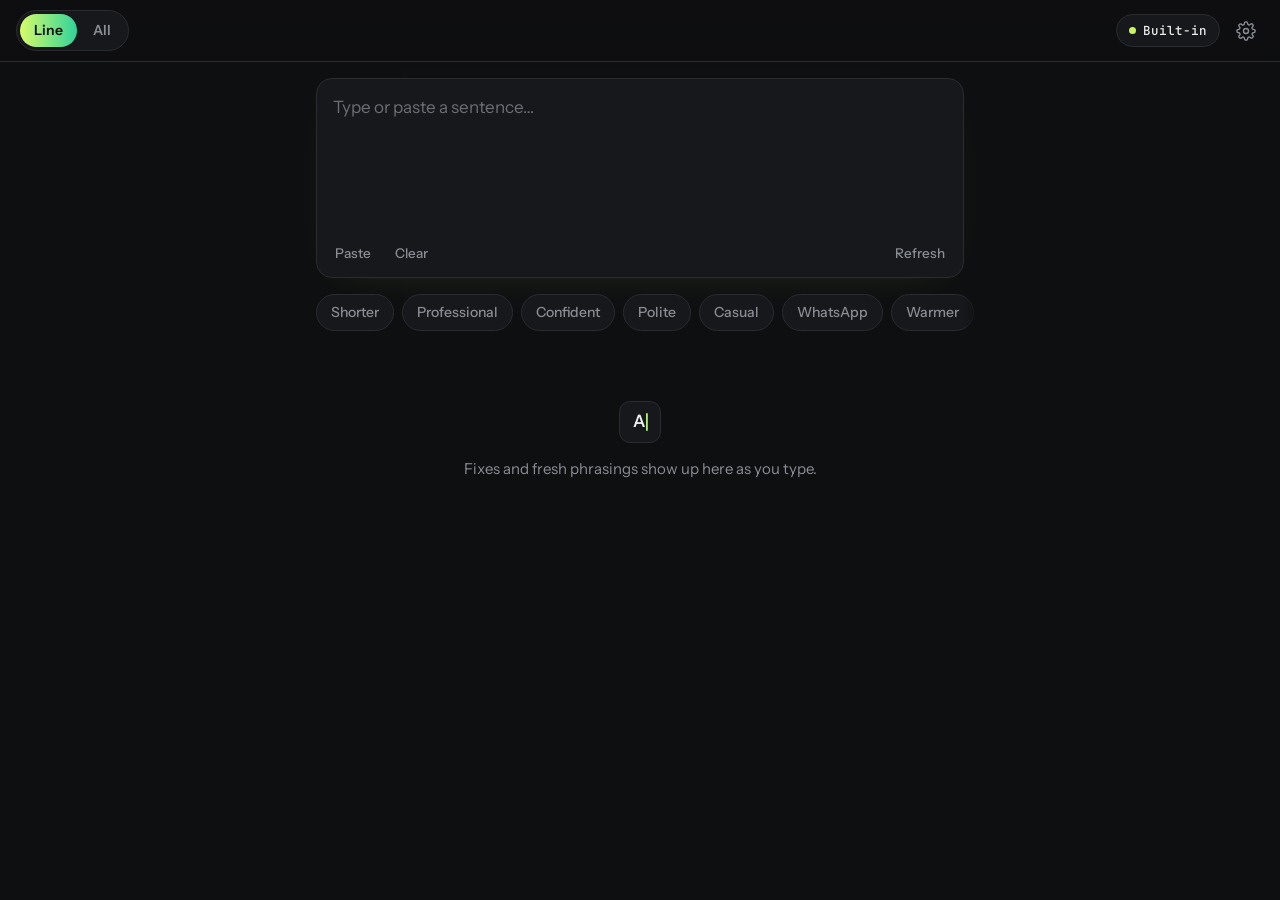
<file: app/index.html>
<!doctype html>
<html lang="en">
<head>
  <meta charset="utf-8">
  <meta name="viewport" content="width=device-width, initial-scale=1, viewport-fit=cover">
  <title>Say It Better</title>
  <meta name="description" content="Say it better. Grammar fixes and better phrasings for what you type — right in your browser, on phone or computer.">
  <meta name="theme-color" content="#0E0F11">
  <meta name="color-scheme" content="dark">
  <meta name="apple-mobile-web-app-capable" content="yes">
  <meta name="mobile-web-app-capable" content="yes">
  <meta name="apple-mobile-web-app-status-bar-style" content="black-translucent">
  <meta name="apple-mobile-web-app-title" content="Say It Better">
  <link rel="manifest" href="manifest.webmanifest">
  <link rel="icon" href="../assets/logo.svg" type="image/svg+xml">
  <link rel="apple-touch-icon" href="icons/icon-180.png">
  <link rel="preconnect" href="https://fonts.googleapis.com">
  <link rel="preconnect" href="https://fonts.gstatic.com" crossorigin>
  <link href="https://fonts.googleapis.com/css2?family=Instrument+Sans:wght@400;500;600&family=JetBrains+Mono:wght@400;500&display=swap" rel="stylesheet">
  <link rel="stylesheet" href="app.css">
</head>
<body>
  <header class="bar">
    <div class="seg" role="group" aria-label="What to improve">
      <button type="button" class="seg-btn" data-scope="line" aria-pressed="true">Line</button>
      <button type="button" class="seg-btn" data-scope="all" aria-pressed="false">All</button>
    </div>
    <button type="button" class="chip" id="model-chip" aria-label="AI provider settings">
      <span class="dot" id="model-dot"></span><span id="model-name">Not set up</span>
    </button>
    <button type="button" class="icon-btn" id="settings-btn" aria-label="Settings">
      <svg viewBox="0 0 24 24" aria-hidden="true"><circle cx="12" cy="12" r="3"/><path d="M19.4 15a1.7 1.7 0 0 0 .3 1.8l.1.1a2 2 0 1 1-2.8 2.8l-.1-.1a1.7 1.7 0 0 0-1.8-.3 1.7 1.7 0 0 0-1 1.5V21a2 2 0 1 1-4 0v-.1a1.7 1.7 0 0 0-1.1-1.5 1.7 1.7 0 0 0-1.8.3l-.1.1a2 2 0 1 1-2.8-2.8l.1-.1a1.7 1.7 0 0 0 .3-1.8 1.7 1.7 0 0 0-1.5-1H3a2 2 0 1 1 0-4h.1a1.7 1.7 0 0 0 1.5-1.1 1.7 1.7 0 0 0-.3-1.8l-.1-.1a2 2 0 1 1 2.8-2.8l.1.1a1.7 1.7 0 0 0 1.8.3H9a1.7 1.7 0 0 0 1-1.5V3a2 2 0 1 1 4 0v.1a1.7 1.7 0 0 0 1 1.5 1.7 1.7 0 0 0 1.8-.3l.1-.1a2 2 0 1 1 2.8 2.8l-.1.1a1.7 1.7 0 0 0-.3 1.8V9a1.7 1.7 0 0 0 1.5 1H21a2 2 0 1 1 0 4h-.1a1.7 1.7 0 0 0-1.5 1z"/></svg>
    </button>
  </header>

  <main class="main">
    <div class="editor-card">
      <textarea id="editor" placeholder="Type or paste a sentence…" autocapitalize="sentences" spellcheck="true" rows="5" aria-label="Your text"></textarea>
      <div class="editor-tools">
        <button type="button" class="tool" id="paste-btn">Paste</button>
        <button type="button" class="tool" id="clear-btn">Clear</button>
        <button type="button" class="tool" id="refresh-btn" aria-label="Get new suggestions">Refresh</button>
      </div>
    </div>

    <div class="tones" id="tones" role="group" aria-label="Tone for the alternatives"></div>

    <section id="results" aria-live="polite"></section>
  </main>

  <div class="toast" id="toast" role="status"></div>

  <div class="install" id="install" role="dialog" aria-labelledby="install-title" hidden>
    <img src="icons/icon-180.png" alt="" width="44" height="44">
    <div class="install-text">
      <strong id="install-title">Keep it one tap away</strong>
      <span id="install-how">Add Say It Better to your Home Screen. It opens like an app.</span>
    </div>
    <div class="install-acts">
      <button type="button" class="btn btn-primary btn-sm" id="install-btn" hidden>Install</button>
      <button type="button" class="link" id="install-later">Not now</button>
    </div>
  </div>

  <dialog id="settings" aria-labelledby="settings-title">
    <form method="dialog" class="sheet" id="settings-form">
      <div class="sheet-head">
        <h2 id="settings-title">AI provider</h2>
        <button class="link" value="cancel" formnovalidate>Close</button>
      </div>

      <label class="field">
        <span>Provider</span>
        <select id="f-provider"></select>
      </label>
      <p class="hint" id="provider-hint"></p>

      <label class="field" id="device-field">
        <span>On-device model</span>
        <select id="f-device-model"></select>
      </label>
      <p class="hint device-storage" id="device-storage" hidden>
        <span id="device-storage-text"></span>
        <button type="button" class="link" id="device-clear" hidden>Delete downloaded models</button>
      </p>

      <label class="field" id="url-field">
        <span>Server URL</span>
        <input id="f-url" type="url" inputmode="url" autocomplete="off" autocapitalize="off" spellcheck="false" placeholder="http://my-mac.local:11434/v1">
      </label>
      <label class="field" id="key-field">
        <span>API key</span>
        <input id="f-key" type="password" autocomplete="off" autocapitalize="off" spellcheck="false" placeholder="sk-…">
      </label>
      <label class="field" id="model-field">
        <span>Model</span>
        <select id="f-model-pick"></select>
        <input id="f-model" type="text" placeholder="Model id" autocomplete="off" autocapitalize="off" spellcheck="false" list="model-list">
        <datalist id="model-list"></datalist>
      </label>
      <label class="field">
        <span>Alternatives</span>
        <select id="f-alts">
          <option>2</option><option>3</option><option>4</option><option>5</option><option>6</option>
        </select>
      </label>

      <p class="hint" id="key-hint">Your key is stored only in this browser on this device and sent only to the provider above.</p>
      <p class="status" id="verify-status"></p>

      <div class="sheet-actions">
        <button type="button" class="btn btn-ghost" id="verify-btn">Test connection</button>
        <button type="submit" class="btn btn-primary" value="save" id="save-btn">Save</button>
      </div>
      <p class="hint sheet-foot"><a href="../#privacy-web" target="_blank" rel="noopener">Privacy</a></p>
    </form>
  </dialog>

  <template id="empty-tpl">
    <div class="empty">
      <div class="empty-icon" aria-hidden="true">A<span class="caret"></span></div>
      <p>Fixes and fresh phrasings show up here as you type.</p>
    </div>
  </template>

  <script src="app.js" type="module"></script>
</body>
</html>
</file>
<file: styles.css>
/* Say It Better — "Midnight lime" landing page styles (dark only) */
:root {
  --bg: #0E0F11;
  --surface: #17181B;
  --surface-2: #1E2023;
  --border: #2A2C30;
  --text: #EDEDED;
  --muted: #8A8D94;
  --dim: #6B6E75;
  --lime: #C8F560;
  --lime-hover: #D4FA7A;
  --on-lime: #0E0F11;
  --grad: linear-gradient(90deg, #D8FB6A, #2FD39A);
  --grad-d: linear-gradient(135deg, #D8FB6A, #2FD39A);
  --grad-hover: linear-gradient(90deg, #E4FD8E, #4FE0AC);
  --warn: #F2C14E;
  --danger: #FF6B6B;
  --r: 12px;
  --font: "Instrument Sans", -apple-system, BlinkMacSystemFont, "SF Pro Text", system-ui, sans-serif;
  --mono: "JetBrains Mono", ui-monospace, "SF Mono", Menlo, monospace;
  color-scheme: dark;
}

*, *::before, *::after { box-sizing: border-box; }
html { scroll-behavior: smooth; -webkit-text-size-adjust: 100%; }
body {
  margin: 0;
  background: var(--bg);
  color: var(--text);
  font: 400 16px/1.6 var(--font);
  -webkit-font-smoothing: antialiased;
  overflow-x: hidden;
}
img, svg { display: block; }
a { color: var(--text); text-decoration: underline; text-decoration-color: var(--dim); text-decoration-thickness: 1px; text-underline-offset: 3px; }
a:hover { text-decoration-color: var(--lime); }
:focus-visible { outline: 2px solid var(--lime); outline-offset: 3px; border-radius: 4px; }
h1, h2, h3 { margin: 0; line-height: 1.05; font-family: var(--font); font-weight: 600; letter-spacing: -.02em; }
h1 em, h2 em {
  font-style: normal; color: var(--lime);
  background: var(--grad); -webkit-background-clip: text; background-clip: text; -webkit-text-fill-color: transparent;
  -webkit-box-decoration-break: clone; box-decoration-break: clone;
}
p { margin: 0; }
code { font-family: var(--mono); font-size: .85em; background: var(--surface-2); border: 1px solid var(--border); padding: 1px 5px; border-radius: 4px; }
kbd {
  font-family: var(--mono);
  font-size: .76em;
  font-weight: 500;
  padding: 1px 6px;
  border-radius: 5px;
  border: 1px solid var(--border);
  border-bottom-width: 2px;
  background: var(--surface);
  color: var(--text);
  white-space: nowrap;
}
.sprite { position: absolute; width: 0; height: 0; overflow: hidden; }
.skip { position: absolute; left: -999px; top: 8px; z-index: 100; background: var(--lime); color: var(--on-lime); padding: 8px 14px; border-radius: 999px; }
.skip:focus { left: 8px; }
.nowrap { white-space: nowrap; }

.container { width: 100%; max-width: 1160px; margin: 0 auto; padding: 0 24px; }
.container.narrow { max-width: 820px; }

/* ---------- Buttons ---------- */
.btn {
  display: inline-flex; align-items: center; gap: 10px;
  font: 600 15px/1 var(--font);
  padding: 12px 20px; border-radius: 999px;
  border: 1px solid transparent;
  text-decoration: none;
  transition: background .15s ease, border-color .15s ease;
  white-space: nowrap;
}
.btn:hover { text-decoration: none; }
.btn .i { width: 18px; height: 18px; margin-top: -2px; }
.btn-primary { color: var(--on-lime); background: var(--grad); }
.btn-primary:hover { background: var(--grad-hover); }
.btn-ghost { color: var(--text); background: transparent; border-color: var(--border); }
.btn-ghost:hover { background: var(--surface); }
.btn-lg { padding: 15px 24px; font-size: 16px; }
.btn-sm { padding: 8px 16px; font-size: 14px; }

/* ---------- Nav ---------- */
.nav { position: sticky; top: 0; z-index: 50; background: var(--bg); border-bottom: 1px solid var(--border); }
.nav-inner { display: flex; align-items: center; justify-content: space-between; gap: 24px; height: 64px; }
.brand { display: inline-flex; align-items: center; gap: 10px; color: var(--text); font: 600 18px var(--font); letter-spacing: -.02em; text-decoration: none; }
.brand-mark { width: 28px; height: 28px; }
.nav-links { display: flex; gap: 4px; list-style: none; margin: 0; padding: 0; }
.nav-links a { color: var(--muted); font-size: 14.5px; font-weight: 500; padding: 8px 12px; border-radius: 999px; text-decoration: none; }
.nav-links a:hover { color: var(--text); background: var(--surface); }

/* ---------- Hero ---------- */
.hero { position: relative; padding: 92px 0 88px; isolation: isolate; }
.dot-grid {
  position: absolute; inset: 0; z-index: -1; pointer-events: none;
  background-image: radial-gradient(circle at 1px 1px, #1E2023 1px, transparent 1.01px);
  background-size: 24px 24px;
}
.hero-inner { position: relative; text-align: center; }
.eyebrow {
  display: inline-flex; align-items: center; gap: 10px;
  font: 500 11.5px var(--mono); letter-spacing: .08em; text-transform: uppercase; color: var(--muted);
  padding: 6px 14px; border-radius: 999px; border: 1px solid var(--border); background: var(--surface);
}
.eyebrow .dot { width: 6px; height: 6px; background: var(--grad-d); border-radius: 1px; }
.hero h1 { margin: 28px auto 24px; font-size: clamp(46px, 7.8vw, 96px); line-height: 1; letter-spacing: -.035em; }
.lede { max-width: 640px; margin: 0 auto; font-size: clamp(16.5px, 1.6vw, 19px); color: var(--muted); }
.tagline { margin-top: 16px; font: 500 12px var(--mono); letter-spacing: .08em; text-transform: uppercase; color: var(--muted); }
.tagline span { color: var(--dim); margin: 0 6px; }
.sr-only { position: absolute; width: 1px; height: 1px; margin: -1px; padding: 0; overflow: hidden; clip: rect(0 0 0 0); white-space: nowrap; border: 0; }
.cta-row { display: flex; flex-wrap: wrap; gap: 12px; justify-content: center; margin-top: 34px; }
.fineprint { margin-top: 18px; font: 400 12px var(--mono); color: var(--dim); }
.open-note {
  display: inline-flex; align-items: flex-start; gap: 10px; max-width: 560px; margin: 16px auto 0; text-align: left;
  padding: 10px 14px; border-radius: var(--r); border: 1px solid rgba(242, 193, 78, .35); background: rgba(242, 193, 78, .07);
  font-size: 13.5px; line-height: 1.5; color: var(--muted);
}
.open-note .i { width: 18px; height: 18px; flex: none; margin-top: 1px; color: var(--warn); }
.open-note strong { color: var(--text); font-weight: 600; }

/* ---------- Stage & windows ---------- */
.stage { position: relative; min-width: 0; }
.hero-stage { max-width: 900px; margin: 60px auto 0; text-align: left; }
.auto-stage { max-width: 860px; margin: 0 auto; }
.shortcuts { margin-top: 88px; }
.shortcuts-title { text-align: center; font-size: clamp(22px, 2.6vw, 28px); letter-spacing: -.02em; margin-bottom: 28px; }
.window {
  position: relative;
  background: var(--surface);
  border: 1px solid var(--border);
  border-radius: 12px;
  overflow: hidden;
}
.titlebar {
  position: relative; display: flex; align-items: center; justify-content: space-between;
  height: 38px; padding: 0 14px;
  background: var(--surface);
  border-bottom: 1px solid var(--border);
}
.lights { display: inline-flex; gap: 8px; position: relative; z-index: 1; }
.lights i { width: 12px; height: 12px; border-radius: 50%; background: #FF5F57; }
.lights i:nth-child(2) { background: #FEBC2E; }
.lights i:nth-child(3) { background: #28C840; }
.titlebar .title { position: absolute; inset: 0; display: grid; place-items: center; font-size: 13px; font-weight: 600; color: var(--muted); pointer-events: none; }
.tb-right { position: relative; font: 500 10.5px var(--mono); text-transform: uppercase; letter-spacing: .06em; color: var(--dim); padding: 2px 7px; border: 1px solid var(--border); border-radius: 4px; }

/* hero window */
.hero-window, .final-card { border-top: 0; }
.hero-window::before, .final-card::before {
  content: ""; position: absolute; top: 0; left: 0; right: 0; height: 1px; z-index: 2; background: var(--grad); pointer-events: none;
}
.hero-head { padding: 6px 22px 0; }
.hero-head .field { padding: 9px 0; border-bottom: 1px solid var(--border); font-size: 14.5px; }
.hero-head .field span { color: var(--dim); margin-right: 6px; }
.compose { padding: 22px 22px 26px; min-height: 230px; transition: opacity .35s; }
.compose.fade { opacity: 0; }
.hero-head[hidden] + .compose { min-height: 320px; }
.compose-title { font: 600 22px var(--font); letter-spacing: -.02em; margin-bottom: 10px; }
.compose-text { font-size: clamp(15px, 1.9vw, 18px); line-height: 1.7; white-space: pre-wrap; word-wrap: break-word; }
.typed .acc { animation: accept .9s ease-out; border-radius: 3px; }
@keyframes accept {
  0%, 60% { background-image: var(--grad); color: var(--on-lime); }
  100% { background-image: none; color: inherit; }
}
.ghost { color: var(--dim); }
.ghost.in { animation: ghostIn .3s ease-out; }
@keyframes ghostIn { from { opacity: 0; } to { opacity: 1; } }
.caret {
  display: inline-block; width: 2px; height: 1.15em; margin: 0 1px -0.2em;
  background: var(--lime); border-radius: 1px;
  animation: blink 1.1s steps(1) infinite;
}
.typing .caret { animation: none; }
@keyframes blink { 50% { opacity: 0; } }

.hint-bar {
  display: flex; align-items: center; justify-content: space-between; gap: 12px;
  padding: 10px 16px; border-top: 1px solid var(--border);
  font: 400 11.5px var(--mono); color: var(--dim);
}
.status { display: inline-flex; align-items: center; gap: 8px; white-space: nowrap; text-transform: uppercase; letter-spacing: .06em; font-size: 10.5px; }
.pulse-dot { position: relative; display: inline-block; width: 6px; height: 6px; border-radius: 50%; background: var(--lime); flex: none; }
.pulse-dot::after { content: ""; position: absolute; inset: 0; border-radius: 50%; border: 1px solid var(--lime); animation: ping 1.8s ease-out infinite; }
@keyframes ping { to { transform: scale(2.6); opacity: 0; } }
.hints { display: flex; gap: 14px; flex-wrap: wrap; justify-content: flex-end; }
.hint { display: inline-flex; align-items: center; gap: 6px; }
.key {
  display: inline-block; min-width: 28px; text-align: center; font-size: 11px; padding: 3px 7px;
  transition: background .15s, border-color .15s, color .15s, transform .12s;
}
.key.pressed, .cap.pressed { background: var(--grad-d) border-box; border-color: transparent; color: var(--on-lime); }
.key.pressed { transform: translateY(1px); }
.apps-row { list-style: none; display: flex; flex-wrap: wrap; justify-content: center; gap: 8px; margin: 26px 0 0; padding: 0; }
.apps-row li {
  font: 500 10.5px var(--mono); letter-spacing: .08em; text-transform: uppercase; color: var(--dim);
  padding: 5px 11px; border-radius: 999px; border: 1px solid var(--border); background: var(--bg); transition: all .3s;
}
.apps-row li.on { color: var(--text); border-color: var(--muted); background: var(--surface-2); }
.apps-row li.more { border-style: dashed; }

/* ---------- Sections ---------- */
.section { position: relative; padding: 112px 0; border-top: 1px solid var(--border); }
.section-head { text-align: center; max-width: 760px; margin: 0 auto 56px; }
.kicker {
  display: inline-flex; align-items: center; gap: 10px;
  font: 500 11.5px var(--mono); letter-spacing: .1em; text-transform: uppercase; color: var(--muted); margin-bottom: 16px;
}
.kicker::before { content: ""; width: 7px; height: 7px; background: var(--grad-d); border-radius: 1px; }
.section h2 { font-size: clamp(34px, 4.8vw, 58px); letter-spacing: -.03em; }
.sub { margin-top: 18px; color: var(--muted); font-size: 17.5px; }

.card { position: relative; background: var(--surface); border: 1px solid var(--border); border-radius: var(--r); }

/* features */
.features { display: grid; grid-template-columns: repeat(3, 1fr); gap: 16px; }
.features.features-4 { grid-template-columns: repeat(2, 1fr); max-width: 980px; margin: 0 auto; }
.feature { padding: 28px; transition: background .2s; }
.feature:hover, .faq details:target {
  border-color: transparent;
  background: linear-gradient(var(--surface-2), var(--surface-2)) padding-box, var(--grad-d) border-box;
}
.feature h3 { font-size: 18.5px; margin: 20px 0 10px; }
.feature p { color: var(--muted); font-size: 15px; }
.tile { width: 42px; height: 42px; border-radius: 10px; display: grid; place-items: center; background: var(--surface-2); border: 1px solid var(--border); }
.tile svg { width: 22px; height: 22px; fill: none; stroke: var(--text); stroke-width: 1.7; stroke-linecap: round; stroke-linejoin: round; }
.tile svg .accent { stroke: var(--lime); }

/* split layout */
.split { display: grid; grid-template-columns: minmax(0, 5fr) minmax(0, 7fr); gap: 64px; align-items: center; }
.split-rev { grid-template-columns: minmax(0, 7fr) minmax(0, 5fr); }
.split-rev .split-copy { order: 2; }
.menubar-split { margin-top: 112px; padding-top: 112px; border-top: 1px solid var(--border); }
.checks { list-style: none; padding: 0; margin: 28px 0 0; display: grid; gap: 14px; }
.checks li { position: relative; padding-left: 28px; color: var(--muted); }
.checks li strong { color: var(--text); font-weight: 600; }
.checks li::before { content: "✓"; position: absolute; left: 0; top: 0; width: 18px; text-align: center; font: 500 14px var(--mono); color: var(--text); }

/* ---------- Hero: the real panel (mirrors ContentView.swift) ---------- */
.ap-window { background: var(--bg); }
.ap-head { display: flex; align-items: center; justify-content: space-between; gap: 12px; padding: 12px 16px 10px; }
.ap-tools { display: inline-flex; align-items: center; gap: 10px; min-width: 0; }
.ap-scope { display: inline-flex; padding: 2px; border-radius: 999px; background: var(--surface); border: 1px solid var(--border); }
.ap-scope b { padding: 3px 11px; border-radius: 999px; font: 600 11.5px var(--font); color: var(--muted); }
.ap-scope b.on { background: var(--grad); color: var(--on-lime); }
.ap-model { display: inline-flex; align-items: center; gap: 6px; padding: 4px 9px; border-radius: 999px; background: var(--surface); border: 1px solid var(--border); font: 400 10.5px var(--mono); color: var(--text); white-space: nowrap; }
.ap-model i { width: 6px; height: 6px; border-radius: 50%; background: var(--lime); }
.ap-model svg { width: 9px; height: 9px; color: var(--dim); }
.ap-icon { display: grid; place-items: center; width: 22px; height: 22px; color: var(--muted); }
.ap-icon svg { width: 13px; height: 13px; }
.ap-body { padding: 4px 16px 0; display: grid; gap: 14px; }
.ap-editor { background: var(--surface); border: 1px solid var(--border); border-radius: 12px; padding: 12px 14px; min-height: 76px; }
/* Tone chips, like the app's row under the editor */
.ap-tones {
  display: flex; gap: 6px; margin: 0 -16px; padding: 2px 16px; overflow: hidden; white-space: nowrap;
  mask-image: linear-gradient(90deg, transparent, #000 14px, #000 calc(100% - 28px), transparent);
}
.ap-tone { flex: none; padding: 4px 11px; border-radius: 999px; font: 500 12px var(--font); color: var(--muted); background: var(--surface); border: 1px solid var(--border); transition: all .25s ease; }
.ap-tone.on { color: var(--on-lime); background: var(--grad); border-color: transparent; font-weight: 600; box-shadow: 0 3px 12px -3px rgba(200, 245, 96, .45); }
.ap-tone.press { transform: scale(.94); }
.ap-pop .ap-tones { margin: 0 -12px; padding: 2px 12px; }
/* Soft glow like the app: behind the editor (stronger while thinking) and the corrected card */
.ap-editor { box-shadow: 0 8px 18px -10px rgba(200, 245, 96, .10); transition: box-shadow .4s ease; }
.ap-editor.thinking { box-shadow: 0 8px 26px -8px rgba(200, 245, 96, .22); }
.ap-corrected { box-shadow: 0 8px 20px -10px rgba(200, 245, 96, .14); }
[data-rw-alt] { transition: opacity .25s ease; }
[data-rw-alt].swap { opacity: 0; }
.ap-results { display: grid; min-height: 318px; }
.ap-results > * { grid-area: 1 / 1; }
.ap-empty { display: flex; flex-direction: column; align-items: center; gap: 10px; padding-top: 40px; font-size: 12.5px; color: var(--muted); text-align: center; transition: opacity .3s; }
.ap-empty.thinking .ap-tile { color: var(--on-lime); background: var(--grad-d); border-color: transparent; animation: pulse 1s ease-in-out infinite; }
.ap-empty.hide { opacity: 0; }
.ap-tile { display: grid; place-items: center; width: 40px; height: 40px; border-radius: 10px; background: var(--surface); border: 1px solid var(--border); color: var(--text); }
.ap-tile svg { width: 18px; height: 18px; }
@keyframes pulse { 50% { opacity: .55; } }
.ap-out { display: grid; gap: 14px; align-content: start; }
[data-rw-step], [data-rw-row] { transition: opacity .4s ease, transform .4s cubic-bezier(.2, .8, .2, 1); }
[data-rw-step]:not(.show), [data-rw-row]:not(.show) { opacity: 0; transform: translateY(6px); }
.ap-kicker { display: inline-flex; align-items: center; gap: 7px; font: 500 10.5px var(--mono); letter-spacing: .12em; text-transform: uppercase; color: var(--muted); }
.ap-kicker::before { content: ""; width: 7px; height: 7px; border-radius: 1.5px; background: var(--grad-d); }
.ap-corrected { background: var(--surface); border: 1px solid var(--border); border-radius: 12px; padding: 14px; display: grid; gap: 10px; }
.ap-row-head { display: flex; justify-content: space-between; align-items: center; }
.ap-key { font: 600 11px var(--mono); color: var(--text); padding: 3px 7px; border-radius: 5px; background: var(--surface); border: 1px solid var(--border); box-shadow: inset 0 -2px 0 var(--border); }
.ap-corrected p { margin: 0; font-size: 15px; line-height: 1.55; }
.ap-corrected em { font-style: normal; color: var(--lime); background: rgba(200, 245, 96, .13); border-radius: 3px; padding: 0 2px; }
.ap-btns { display: flex; gap: 8px; }
.ap-btn { display: inline-flex; align-items: center; gap: 6px; padding: 5px 12px; border-radius: 999px; font: 500 12px var(--font); color: var(--text); background: var(--surface); border: 1px solid var(--border); }
.ap-btn svg { width: 12px; height: 12px; }
.ap-btn-primary { color: var(--on-lime); background: var(--grad); border-color: transparent; }
.ap-alts { display: grid; gap: 8px; }
.ap-list { list-style: none; margin: 0; padding: 0; background: var(--surface); border: 1px solid var(--border); border-radius: 12px; overflow: hidden; }
.ap-list li { display: flex; align-items: center; gap: 10px; padding: 9px 12px; transition: background .15s, opacity .4s ease, transform .4s cubic-bezier(.2, .8, .2, 1); }
.ap-list li { position: relative; }
.ap-list li + li::before { content: ""; position: absolute; top: 0; left: 36px; right: 0; height: 1px; background: var(--border); }
.ap-list li.hover { background: var(--surface-2); }
.ap-n { width: 14px; flex: none; font: 600 10.5px var(--mono); color: var(--dim); }
.ap-list li.hover .ap-n { color: var(--lime); }
.ap-t { flex: 1; min-width: 0; font-size: 14px; line-height: 1.5; }
.ap-copy { position: relative; flex: none; width: 26px; height: 26px; border-radius: 50%; display: grid; place-items: center; color: var(--dim); border: 1px solid transparent; transition: all .15s; }
.ap-list li.hover .ap-copy { color: var(--text); background: var(--surface); border-color: var(--border); }
.ap-copy svg { width: 12px; height: 12px; grid-area: 1 / 1; transition: opacity .2s, transform .25s; }
.ap-copy .ok { opacity: 0; transform: scale(.5); }
.ap-list li .ap-copy.done { color: var(--on-lime); background: var(--grad-d); border-color: transparent; }
.ap-copy.done svg:first-child { opacity: 0; transform: scale(.5); }
.ap-copy.done .ok { opacity: 1; transform: none; }
.ap-copy.press { transform: scale(.88); }
.ap-status { display: flex; align-items: center; gap: 8px; margin: 14px 16px 0; padding: 12px 0 14px; border-top: 1px solid var(--border); font: 400 10.5px var(--mono); color: var(--muted); }
.ap-status i { width: 6px; height: 6px; border-radius: 50%; background: var(--dim); }
.ap-status span:first-of-type { flex: 1; }
.ap-window .toast { bottom: 62px; }
.ap-switch { position: relative; width: 26px; height: 15px; border-radius: 999px; background: var(--surface-2); border: 1px solid var(--border); }
.ap-switch::after { content: ""; position: absolute; top: 2px; left: 2px; width: 9px; height: 9px; border-radius: 50%; background: var(--muted); }
@media (max-width: 560px) {
  .ap-hide { display: none; }
  .ap-head, .ap-body { padding-left: 12px; padding-right: 12px; }
  .ap-status { margin: 12px 12px 0; }
  .ap-results { min-height: 360px; }
}

/* ---------- Shared demo bits ---------- */
.rw-line { font-size: 15.5px; min-height: 1.6em; }
.typo { text-decoration: underline wavy var(--danger); text-decoration-thickness: 1.5px; text-decoration-skip-ink: none; text-underline-offset: 4px; }

mark { background: var(--grad); color: var(--on-lime); border-radius: 3px; padding: 0 2px; }
.toast {
  position: absolute; left: 50%; bottom: 18px; z-index: 5;
  display: inline-flex; align-items: center; gap: 8px;
  padding: 8px 16px; border-radius: 999px;
  background: var(--surface-2); border: 1px solid var(--border);
  color: var(--text); font: 500 11.5px var(--mono); text-transform: uppercase; letter-spacing: .06em;
  opacity: 0; transform: translate(-50%, 10px); transition: all .3s cubic-bezier(.2, .8, .2, 1);
  pointer-events: none;
}
.toast svg { width: 14px; height: 14px; color: var(--lime); }
.toast.show { opacity: 1; transform: translate(-50%, 0); }
.fake-cursor {
  position: absolute; left: 0; top: 0; z-index: 10; width: 20px; height: 24px;
  opacity: 0; pointer-events: none;
  transition: transform .9s cubic-bezier(.45, .05, .25, 1), opacity .3s;
}
.fake-cursor.show { opacity: 1; }
.fake-cursor.click { animation: click .25s ease; }
@keyframes click { 50% { scale: .82; } }

/* ---------- Menu bar demo ---------- */
.desk {
  position: relative; height: 566px; border-radius: 12px; overflow: hidden;
  border: 1px solid var(--border); background: var(--bg);
}
.menubar {
  position: relative; z-index: 3; display: flex; justify-content: space-between; align-items: center;
  height: 30px; padding: 0 12px; font-size: 13px; color: var(--text);
  background: var(--surface); border-bottom: 1px solid var(--border);
}
.mb-left, .mb-right { display: flex; align-items: center; gap: 16px; white-space: nowrap; }
.mb-apple { width: 15px; height: 15px; margin-top: -2px; }
.mb-left b { font-weight: 600; }
.mb-right { gap: 12px; }
.mb-sys { width: 18px; height: 16px; }
.mb-icon { display: grid; place-items: center; width: 28px; height: 22px; border-radius: 5px; transition: background .2s, color .2s; }
.mb-icon svg { width: 17px; height: 17px; }
.mb-icon.active { background: var(--surface-2); color: var(--lime); }
.mb-time { font-variant-numeric: tabular-nums; }
.desk-window {
  position: absolute; left: 7%; top: 70px; width: 58%; height: 280px; border-radius: 12px;
  background: var(--surface); border: 1px solid var(--border);
}
.dw-bar { height: 32px; display: flex; align-items: center; padding: 0 12px; border-bottom: 1px solid var(--border); }
.dw-bar .lights i { width: 10px; height: 10px; }
/* Chat app behind the popover */
.desk-window.chat { left: 5%; top: 50px; width: 60%; height: calc(100% - 74px); display: flex; flex-direction: column; overflow: hidden; }
.chat .dw-bar { gap: 14px; }
.chat-name { display: inline-flex; align-items: center; gap: 8px; font: 600 13px var(--font); }
.chat-name i { display: grid; place-items: center; width: 22px; height: 22px; border-radius: 50%; background: var(--surface-2); border: 1px solid var(--border); font: 600 11px var(--font); font-style: normal; color: var(--muted); }
.chat-body { flex: 1; display: flex; flex-direction: column; justify-content: flex-end; gap: 8px; padding: 16px; }
.bubble { margin: 0; max-width: 78%; padding: 8px 12px; border-radius: 16px; font-size: 13.5px; line-height: 1.45; }
.bubble.in { align-self: flex-start; background: var(--surface-2); border-bottom-left-radius: 5px; }
.bubble.out { align-self: flex-end; background: var(--grad); color: var(--on-lime); border-bottom-right-radius: 5px; transition: opacity .3s ease, transform .35s cubic-bezier(.2, .8, .2, 1); }
.bubble.out:not(.show) { opacity: 0; transform: translateY(8px) scale(.96); }
.chat-input { position: relative; margin: 0 12px 12px; min-height: 36px; padding: 8px 14px; border-radius: 999px; border: 1px solid var(--border); background: var(--bg); font-size: 13.5px; }
.chat-input.focus { border-color: #3d4a24; box-shadow: 0 0 0 3px rgba(200, 245, 96, .06); }
.chat-ph { position: absolute; left: 14px; top: 8px; color: var(--dim); }
.ap-copy.done { color: var(--on-lime); background: var(--grad-d); border-color: transparent; }
.dw-lines { padding: 22px; display: grid; gap: 14px; }
.dw-lines i { display: block; height: 8px; border-radius: 4px; background: var(--surface-2); }
.dw-lines i:nth-child(1) { width: 60%; }
.dw-lines i:nth-child(2) { width: 88%; }
.dw-lines i:nth-child(3) { width: 72%; }
.dw-lines i:nth-child(4) { width: 40%; }
.popover {
  position: absolute; z-index: 4; top: 38px; right: 70px; width: 400px; max-width: calc(100% - 20px);
  border-radius: 12px; overflow: hidden;
  background: var(--bg); border: 1px solid var(--muted);
  transform-origin: 85% 0;
  opacity: 0; transform: translateY(-6px) scale(.97); transition: opacity .25s, transform .3s cubic-bezier(.2, .8, .2, 1);
}
.popover.open { opacity: 1; transform: none; }
.ap-pop .ap-head { padding: 10px 12px; }
.ap-pop .ap-body { padding: 4px 12px 0; gap: 12px; }
.ap-pop .ap-editor { min-height: 64px; padding: 10px 12px; }
.ap-pop .rw-line { font-size: 14px; }
.ap-pop .ap-results { min-height: 280px; }
.ap-pop .ap-empty { padding-top: 24px; }
.ap-pop .ap-corrected { padding: 12px; gap: 8px; }
.ap-pop .ap-corrected p { font-size: 14px; }
.ap-pop .ap-t { font-size: 13px; }
.ap-pop .ap-list li { padding: 8px 12px; }
.ap-pop .ap-status { margin: 10px 12px 0; padding: 10px 0; }
.ap-brand { display: inline-flex; align-items: center; gap: 8px; font: 600 13px var(--font); white-space: nowrap; }
.ap-brand svg { width: 22px; height: 22px; }
[data-mb-sug] { transition: opacity .4s ease, transform .4s cubic-bezier(.2, .8, .2, 1); }
[data-mb-sug]:not(.show) { opacity: 0; transform: translateY(6px); }

/* ---------- Steps ---------- */
.steps { list-style: none; margin: 0; padding: 0; display: grid; grid-template-columns: repeat(4, 1fr); gap: 16px; }
.step { padding: 30px 28px; }
.step-n {
  display: grid; place-items: center; width: 34px; height: 34px; border-radius: 8px;
  font: 500 13px var(--mono); color: var(--text); background: var(--surface-2); border: 1px solid var(--border);
}
.step h3 { font-size: 19px; margin: 20px 0 10px; }
.step p { color: var(--muted); font-size: 15px; }
.step p strong { color: var(--text); font-weight: 600; }
.mini-steps { margin: 0; padding-left: 20px; display: grid; gap: 8px; color: var(--muted); font-size: 15px; }
.mini-steps li::marker { color: var(--dim); font: 500 13px var(--mono); }
.mini-steps strong { color: var(--text); font-weight: 600; }
.step-foot { margin: 14px 0 0; font-size: 13.5px !important; color: var(--dim) !important; }
.dl-steps kbd, .mini-steps kbd { font: 500 12px var(--mono); padding: 1px 6px; border-radius: 5px; border: 1px solid var(--border); background: var(--surface-2); color: var(--text); }
.step-required { scroll-margin-top: 96px; border-color: rgba(242, 193, 78, .55); box-shadow: 0 0 0 1px rgba(242, 193, 78, .25) inset; }
.step-required .step-n { color: var(--warn); border-color: rgba(242, 193, 78, .55); }
.req-badge {
  position: absolute; top: 30px; right: 28px; padding: 4px 10px; border-radius: 999px;
  font: 600 11px var(--mono); letter-spacing: .08em; text-transform: uppercase; color: var(--on-lime); background: var(--warn);
}
@media (max-width: 1100px) and (min-width: 761px) { .steps { grid-template-columns: repeat(2, 1fr); } }

/* ---------- Share ---------- */
.share { max-width: 560px; margin: 36px auto 0; padding-top: 28px; border-top: 1px solid var(--border); }
.share-title { margin: 0; font-weight: 600; }
.share-msg { margin: 12px 0 0; padding: 12px 14px; border-radius: var(--r); background: var(--surface-2); border: 1px solid var(--border); color: var(--muted); font-size: 14px; line-height: 1.55; text-align: left; overflow-wrap: anywhere; }
.share-btns { display: flex; flex-wrap: wrap; justify-content: center; gap: 8px; margin-top: 14px; }
.share-btns .btn { gap: 8px; }
.share-btns .i { width: 16px; height: 16px; margin-top: 0; }
.share-btns [hidden] { display: none; }
.share-btns .btn.done { color: var(--on-lime); background: var(--grad); border-color: transparent; }

/* ---------- Download guide ---------- */
.dl-guide {
  width: min(520px, calc(100% - 32px)); max-height: calc(100% - 32px); padding: 0; color: var(--text);
  background: var(--surface); border: 1px solid var(--border); border-radius: 18px; box-shadow: 0 30px 80px rgba(0, 0, 0, .6);
}
.dl-guide::backdrop { background: rgba(0, 0, 0, .6); }
.dl-guide-inner { padding: 28px; }
.dl-guide h2 { margin: 0; font-size: 28px; letter-spacing: -.02em; }
.dl-guide .sub { margin-top: 10px; font-size: 15px; }
.dl-steps { list-style: none; margin: 22px 0 0; padding: 0; display: grid; gap: 16px; }
.dl-steps li { display: flex; gap: 14px; align-items: flex-start; font-size: 15px; color: var(--muted); }
.dl-steps strong { color: var(--text); font-weight: 600; }
.dl-steps .step-n { flex: none; }
.mock-alert { display: flex; gap: 8px; margin-top: 10px; }
.mock-btn { padding: 6px 14px; border-radius: 8px; font-size: 13px; background: var(--surface-2); border: 1px solid var(--border); color: var(--dim); text-decoration: line-through; }
.mock-ok { color: var(--on-lime); background: var(--lime); border-color: var(--lime); text-decoration: none; font-weight: 600; box-shadow: 0 0 0 3px rgba(200, 245, 96, .3); }
.dl-guide-actions { display: flex; flex-wrap: wrap; gap: 10px; justify-content: flex-end; margin-top: 26px; }
@media (max-width: 480px) { .dl-guide-inner { padding: 22px 18px; } .dl-guide-actions .btn { flex: 1; justify-content: center; } }

/* ---------- Provider demo ---------- */
.prov { padding: 22px; }
.seg {
  position: relative; display: grid; grid-template-columns: 1fr 1fr; padding: 3px; border-radius: 999px;
  background: var(--bg); border: 1px solid var(--border); max-width: 460px; margin: 0 auto;
}
.seg-btn {
  position: relative; z-index: 1; border: 0; background: none; color: var(--muted); cursor: pointer;
  font: 500 11.5px var(--mono); letter-spacing: .06em; text-transform: uppercase; padding: 9px 10px; border-radius: 999px; transition: color .25s;
}
.seg-btn[aria-pressed="true"] { color: var(--on-lime); }
.seg-thumb {
  position: absolute; top: 3px; bottom: 3px; left: 3px; width: calc(50% - 3px); border-radius: 999px;
  background: var(--grad); transition: transform .4s cubic-bezier(.3, .9, .3, 1);
}
.prov[data-mode="cloud"] .seg-thumb { transform: translateX(100%); }
.prov-stage { display: grid; grid-template-columns: minmax(0, 1fr) 104px minmax(0, 1fr); align-items: center; margin-top: 26px; }
.node { padding: 16px; border-radius: 10px; border: 1px solid var(--border); background: var(--bg); transition: all .4s; }
.node-top { display: flex; align-items: center; gap: 10px; }
.node-top b { display: block; font-size: 14.5px; font-weight: 600; }
.node-top small { display: block; font: 400 11px var(--mono); color: var(--dim); }
.node-logo { width: 32px; height: 32px; flex: none; }
.cloud-ico { width: 32px; height: 32px; flex: none; display: grid; place-items: center; border-radius: 8px; border: 1px solid var(--border); background: var(--surface); }
.cloud-ico svg { width: 20px; height: 20px; }
.node-row { margin-top: 12px; font: 400 11.5px var(--mono); color: var(--muted); overflow-wrap: anywhere; }
.onchip {
  display: inline-flex; align-items: center; gap: 8px; margin-top: 14px;
  font: 500 10.5px var(--mono); letter-spacing: .06em; text-transform: uppercase; color: var(--on-lime);
  padding: 4px 10px; border-radius: 999px; background: var(--grad);
  transition: all .4s;
}
.onchip .ring { position: relative; width: 6px; height: 6px; border-radius: 50%; background: var(--on-lime); }
.onchip .ring::after { content: ""; position: absolute; inset: 0; border-radius: 50%; border: 1px solid var(--on-lime); animation: ping 1.6s ease-out infinite; }
.prov[data-mode="local"] .node-mac, .prov[data-mode="cloud"] .node-cloud {
  border-color: transparent;
  background: linear-gradient(var(--bg), var(--bg)) padding-box, var(--grad-d) border-box;
}
.prov[data-mode="local"] .node-cloud { opacity: .4; border-style: dashed; }
.prov[data-mode="cloud"] .onchip { background: var(--surface-2); color: var(--dim); }
.prov[data-mode="cloud"] .onchip .ring { background: var(--dim); }

.node-idle { margin-top: 10px; font: 500 10px var(--mono); color: var(--dim); text-transform: uppercase; letter-spacing: .08em; transition: opacity .3s; }
.prov[data-mode="cloud"] .node-idle { opacity: 0; }
.wire { position: relative; height: 0; margin: 0 8px; border-top: 1px dashed var(--border); }
.wire i { position: absolute; top: -4px; left: 0; width: 7px; height: 7px; border-radius: 50%; background: var(--text); opacity: 0; }
.prov[data-mode="cloud"] .wire { border-top: 1px solid var(--muted); }
.prov[data-mode="cloud"] .wire i { animation: packet 1.6s linear infinite; }
.prov[data-mode="cloud"] .wire i:nth-child(2) { animation-delay: .53s; }
.prov[data-mode="cloud"] .wire i:nth-child(3) { animation-delay: 1.06s; }
@keyframes packet { 0% { left: 0; opacity: 0; } 15% { opacity: 1; } 85% { opacity: 1; } 100% { left: calc(100% - 7px); opacity: 0; } }
.wire-off {
  position: absolute; left: 50%; top: 0; transform: translate(-50%, -50%);
  font: 500 9.5px var(--mono); text-transform: uppercase; letter-spacing: .06em; white-space: nowrap;
  color: var(--muted); background: var(--surface); padding: 2px 6px; border-radius: 4px; border: 1px solid var(--border);
  transition: opacity .3s;
}
.prov[data-mode="cloud"] .wire-off { opacity: 0; }
.prov-caption { margin-top: 22px; text-align: center; font-size: 14px; color: var(--muted); min-height: 2.9em; }

/* ---------- Round-trip comparison ---------- */
.compare { max-width: 980px; margin: 0 auto; display: grid; gap: 16px; }
.cmp-row { padding: 22px 24px 24px; border: 1px solid var(--border); border-radius: 12px; background: var(--surface); }
.cmp-head { display: flex; align-items: baseline; justify-content: space-between; gap: 12px; margin-bottom: 16px; }
.cmp-label { font: 500 11.5px var(--mono); letter-spacing: .1em; text-transform: uppercase; color: var(--muted); }
.cmp-timer { font: 500 22px var(--mono); color: var(--dim); font-variant-numeric: tabular-nums; transition: color .3s; }
.cmp-row.done .cmp-timer { color: var(--text); }
.is-lim .cmp-label { color: var(--text); }
.is-lim.done .cmp-timer { color: var(--lime); }
.cmp-chips { list-style: none; margin: 0; padding: 0; display: flex; flex-wrap: wrap; align-items: center; gap: 10px 8px; min-height: 40px; }
.cmp-chips li {
  position: relative; display: inline-flex; align-items: center;
  font: 500 13px var(--font); color: var(--muted);
  padding: 8px 14px; border-radius: 999px; border: 1px solid var(--border); background: var(--bg);
  opacity: 0; transform: translateY(6px); transition: opacity .3s ease, transform .3s ease;
}
.cmp-chips li:not(:last-child) { margin-right: 20px; }
.cmp-chips li:not(:last-child)::after { content: "→"; position: absolute; right: -21px; font: 400 13px var(--mono); color: var(--dim); }
.cmp-chips li.show { opacity: 1; transform: none; }
.is-lim .cmp-chips li { color: var(--text); background: var(--surface-2); }
.is-lim .cmp-chips li.final { color: var(--on-lime); background: var(--grad); border-color: transparent; font-weight: 600; }

/* ---------- Shortcuts ---------- */
.keys { list-style: none; margin: 0; padding: 0; display: grid; grid-template-columns: repeat(5, 1fr); gap: 14px; }
.keycard { padding: 22px 18px; text-align: center; display: flex; flex-direction: column; align-items: center; }
.keycaps { display: flex; gap: 6px; height: 58px; align-items: center; margin-bottom: 14px; }
.cap {
  display: inline-grid; place-items: center; min-width: 48px; height: 48px; padding: 0 12px;
  font: 500 14px var(--mono); border-radius: 8px; color: var(--text);
  background: var(--surface); border: 1px solid var(--border); border-bottom-width: 2px;
  transition: transform .12s, background .15s, border-color .15s, color .15s;
}
.cap-wide { min-width: 84px; font-size: 13px; }
.cap.pressed { transform: translateY(1px); }
.keycard b { font-size: 15px; font-weight: 600; }
.keycard small { display: block; margin-top: 6px; font-size: 13px; color: var(--muted); line-height: 1.45; }

/* ---------- FAQ ---------- */
.faq { display: grid; gap: 10px; }
.faq details { border: 1px solid var(--border); border-radius: 12px; background: var(--surface); }
.faq summary {
  list-style: none; cursor: pointer; padding: 18px 52px 18px 22px; position: relative;
  font-weight: 600; font-size: 16.5px; border-radius: 12px;
}
.faq summary:hover { background: var(--surface-2); }
.faq summary::-webkit-details-marker { display: none; }
.faq summary::after {
  content: "+"; position: absolute; right: 22px; top: 50%; transform: translateY(-50%);
  font: 400 20px var(--mono); color: var(--muted); transition: transform .25s;
}
.faq details[open] summary::after { transform: translateY(-50%) rotate(45deg); }
.faq details p { padding: 4px 22px 22px; color: var(--muted); }
.faq details p strong { color: var(--text); }


/* ---------- Final CTA ---------- */
.final-card {
  position: relative; text-align: center;
  padding: 80px 24px; border-radius: 16px; border: 1px solid var(--border); background: var(--surface); overflow: hidden;
}
.final-logo { width: 64px; height: 64px; margin: 0 auto 26px; }
.final-card .btn { margin-top: 32px; }

/* ---------- Footer ---------- */
.footer { border-top: 1px solid var(--border); padding: 36px 0; }
.footer-inner { display: flex; align-items: center; justify-content: space-between; gap: 20px; flex-wrap: wrap; }
.footer p { color: var(--dim); font-size: 14px; }
.footer-links { display: flex; gap: 18px; list-style: none; margin: 0; padding: 0; }
.footer-links a { color: var(--muted); font-size: 14px; text-decoration: none; }
.footer-links a:hover { color: var(--text); }

/* ---------- Responsive ---------- */
@media (max-width: 1020px) {
  .keys { grid-template-columns: repeat(3, 1fr); }
  .split, .split-rev { grid-template-columns: minmax(0, 1fr); gap: 44px; }
  .split-rev .split-copy { order: 0; }
  .split-copy { text-align: center; max-width: 640px; margin: 0 auto; }
  .split-copy .checks { text-align: left; max-width: 520px; margin-left: auto; margin-right: auto; }
  .features { grid-template-columns: repeat(2, 1fr); }
}
@media (max-width: 760px) {
  .nav-links { display: none; }
  .section { padding: 80px 0; }
  .menubar-split { margin-top: 80px; padding-top: 80px; }
  .hero { padding: 60px 0 64px; }
  .hero-stage { margin-top: 44px; }
  .features, .features.features-4, .steps { grid-template-columns: minmax(0, 1fr); }
  .seg-btn { font-size: 10.5px; letter-spacing: .03em; padding: 8px 6px; line-height: 1.3; }
  .cmp-row { padding: 18px 16px 20px; }
  .cmp-timer { font-size: 18px; }
  .cmp-chips li { font-size: 12.5px; padding: 7px 12px; }
  .shortcuts { margin-top: 64px; }
  .keys { grid-template-columns: repeat(2, 1fr); }
  .keys li:last-child { grid-column: 1 / -1; }
  .hint-l { display: none; }
  .hints { gap: 8px; }
  .mb-hide { display: none; }
  .desk-window { width: 80%; }
  .popover { right: 10px; }
  .prov-stage { grid-template-columns: minmax(0, 1fr); grid-template-rows: auto 64px auto; }
  .wire { width: 0; height: auto; align-self: stretch; margin: 8px auto; border-top: 0; border-left: 1px dashed var(--border); }
  .prov[data-mode="cloud"] .wire { border-top: 0; border-left: 1px solid var(--muted); }
  .wire i { left: -4px; top: 0; }
  .wire-off { left: 0; top: 50%; }
  .prov[data-mode="cloud"] .wire i { animation-name: packetV; }
  @keyframes packetV { 0% { top: 0; opacity: 0; } 15% { opacity: 1; } 85% { opacity: 1; } 100% { top: calc(100% - 7px); opacity: 0; } }
}
@media (max-width: 480px) {
  .container { padding: 0 16px; }
  .btn-lg { padding: 14px 20px; font-size: 15px; }
  .cta-row .btn { width: 100%; justify-content: center; }
  .compose { padding: 18px 16px 20px; min-height: 250px; }
  .hero-head[hidden] + .compose { min-height: 340px; }
  .hero-head { padding: 4px 16px 0; }
  .hint-bar { padding: 10px 12px; }
  .status { display: none; }
  .hints { width: 100%; justify-content: space-between; }
  .desk { height: 600px; }
  .mb-left { gap: 12px; }
  .prov { padding: 16px; }
  .keycard { padding: 18px 12px; }
  .cap { min-width: 42px; height: 42px; font-size: 13px; }
  .cap-wide { min-width: 72px; font-size: 12px; }
  .final-card { padding: 56px 18px; }
  .final-card .btn { width: 100%; justify-content: center; }
  .faq summary { padding: 16px 46px 16px 18px; font-size: 15.5px; }
  .faq details p { padding: 4px 18px 18px; }
}

/* ---------- Reduced motion ---------- */
@media (prefers-reduced-motion: reduce) {
  html { scroll-behavior: auto; }
  *, *::before, *::after { animation-duration: .001ms !important; animation-iteration-count: 1 !important; transition-duration: .001ms !important; }
  .caret { animation: none; }
}
</file>
<file: app/app.css>
/* Say It Better web app — "Midnight lime", phone-first (dark only, matches the Mac app) */
:root {
  --bg: #0E0F11;
  --surface: #17181B;
  --surface-2: #1E2023;
  --border: #2A2C30;
  --text: #EDEDED;
  --muted: #8A8D94;
  --dim: #6B6E75;
  --lime: #C8F560;
  --on-lime: #0E0F11;
  --grad: linear-gradient(90deg, #D8FB6A, #2FD39A);
  --warn: #F2C14E;
  --danger: #FF6B6B;
  --font: "Instrument Sans", -apple-system, BlinkMacSystemFont, "SF Pro Text", system-ui, sans-serif;
  --mono: "JetBrains Mono", ui-monospace, "SF Mono", Menlo, monospace;
  --top: env(safe-area-inset-top, 0px);
  --bottom: env(safe-area-inset-bottom, 0px);
  color-scheme: dark;
}

*, *::before, *::after { box-sizing: border-box; }
html { -webkit-text-size-adjust: 100%; }
body {
  margin: 0;
  min-height: 100dvh;
  background: var(--bg);
  color: var(--text);
  font: 400 16px/1.5 var(--font);
  -webkit-font-smoothing: antialiased;
  -webkit-tap-highlight-color: transparent;
  overflow-x: hidden;
}
button { font: inherit; color: inherit; cursor: pointer; }
:focus-visible { outline: 2px solid var(--lime); outline-offset: 2px; }
svg { display: block; }

/* Top bar */
.bar {
  position: sticky; top: 0; z-index: 10;
  display: flex; align-items: center; gap: 8px;
  padding: calc(10px + var(--top)) max(16px, env(safe-area-inset-right)) 10px max(16px, env(safe-area-inset-left));
  background: rgba(14, 15, 17, .86);
  -webkit-backdrop-filter: blur(16px); backdrop-filter: blur(16px);
  border-bottom: 1px solid var(--border);
}
.seg { display: inline-flex; padding: 3px; gap: 2px; background: var(--surface); border: 1px solid var(--border); border-radius: 999px; }
.seg-btn {
  border: 0; background: transparent; color: var(--muted);
  font-size: 14px; font-weight: 600; padding: 6px 14px; border-radius: 999px; min-height: 32px;
}
.seg-btn[aria-pressed="true"], .seg-btn[aria-checked="true"] { background: var(--grad); color: var(--on-lime); }
.chip {
  margin-left: auto; min-width: 0;
  display: inline-flex; align-items: center; gap: 7px;
  background: var(--surface); border: 1px solid var(--border); border-radius: 999px;
  padding: 7px 12px; font: 500 12.5px var(--mono);
}
.chip span:last-child { overflow: hidden; text-overflow: ellipsis; white-space: nowrap; max-width: 34vw; }
.dot { width: 7px; height: 7px; border-radius: 50%; background: var(--warn); flex: none; }
.dot.ok { background: var(--lime); }
.icon-btn { flex: none; width: 36px; height: 36px; display: grid; place-items: center; border: 0; background: transparent; border-radius: 10px; color: var(--muted); }
.icon-btn svg { width: 20px; height: 20px; fill: none; stroke: currentColor; stroke-width: 1.7; stroke-linecap: round; stroke-linejoin: round; }

/* Editor */
.main { padding: 16px max(16px, env(safe-area-inset-left)) calc(32px + var(--bottom)); max-width: 680px; margin: 0 auto; }
.editor-card {
  background: var(--surface); border: 1px solid var(--border); border-radius: 16px; overflow: hidden;
  box-shadow: 0 10px 40px -24px rgba(200, 245, 96, .18);
  transition: border-color .25s ease, box-shadow .35s ease;
}
/* Soft lime glow while writing */
.editor-card:focus-within {
  border-color: #3d4a24;
  box-shadow: 0 0 0 3px rgba(200, 245, 96, .06), 0 14px 50px -16px rgba(200, 245, 96, .28), 0 18px 70px -24px rgba(47, 211, 154, .28);
}
#editor {
  display: block; width: 100%; min-height: 140px; max-height: 45dvh; resize: none;
  border: 0; outline: 0; background: transparent; color: var(--text);
  font: 400 17px/1.5 var(--font); /* ≥16px keeps iOS from zooming */
  padding: 16px 16px 8px;
}
#editor::placeholder { color: var(--dim); }
.editor-tools { display: flex; gap: 4px; padding: 6px 8px 8px; }
.tool { border: 0; background: transparent; color: var(--muted); font-size: 13.5px; font-weight: 500; padding: 6px 10px; border-radius: 8px; }
.tool:active { background: var(--surface-2); }
#refresh-btn { margin-left: auto; }

/* Tone chips */
.tones {
  display: flex; gap: 8px; margin: 14px -16px 0; padding: 2px 16px 4px;
  overflow-x: auto; scrollbar-width: none; -webkit-overflow-scrolling: touch;
  mask-image: linear-gradient(90deg, transparent, #000 16px, #000 calc(100% - 16px), transparent);
}
.tones::-webkit-scrollbar { display: none; }
.tone {
  flex: none; border: 1px solid var(--border); background: var(--surface); color: var(--muted);
  font-size: 14px; font-weight: 500; padding: 7px 14px; border-radius: 999px; min-height: 36px;
  transition: transform .15s ease, background .2s ease, color .2s ease, border-color .2s ease, box-shadow .3s ease;
}
.tone:active { transform: scale(.95); }
.tone[aria-pressed="true"] { background: var(--grad); color: var(--on-lime); border-color: transparent; font-weight: 600; box-shadow: 0 6px 20px -8px rgba(200, 245, 96, .5); }

/* Results */
#results { margin-top: 18px; }
.note { display: flex; gap: 8px; align-items: flex-start; color: var(--muted); font-size: 13.5px; margin: 0 4px 14px; }
.note.error { color: var(--danger); }
.note button { border: 0; background: none; color: var(--lime); padding: 0; font-weight: 600; }
.label { font: 500 11px var(--mono); letter-spacing: .08em; text-transform: uppercase; color: var(--dim); margin: 0 4px 8px; display: flex; align-items: center; gap: 8px; }
.label .spin { width: 10px; height: 10px; border: 1.5px solid var(--dim); border-top-color: var(--lime); border-radius: 50%; animation: spin .8s linear infinite; }
@keyframes spin { to { transform: rotate(360deg); } }
.list { list-style: none; margin: 0 0 18px; padding: 0; background: var(--surface); border: 1px solid var(--border); border-radius: 16px; overflow: hidden; transition: opacity .25s ease; }
.list.stale { opacity: .5; }
/* The corrected line gets a faint glow: it's the one most people take */
.list:has(.corrected) { box-shadow: 0 12px 44px -22px rgba(200, 245, 96, .30); }
/* New suggestions rise in, one after another */
.list.enter { animation: fade-in .25s ease both; }
.list.enter .item { animation: rise .42s cubic-bezier(.2, .8, .2, 1) both; animation-delay: calc(var(--i, 0) * 55ms + 40ms); }
@keyframes rise { from { opacity: 0; transform: translateY(8px); } }
@keyframes fade-in { from { opacity: 0; } }
.item { display: flex; align-items: flex-start; gap: 10px; padding: 13px 10px 13px 14px; border-top: 1px solid var(--border); transition: background .2s ease; }
.item:active { background: var(--surface-2); }
.item.flash { animation: flash .7s ease-out; }
@keyframes flash { from { background: rgba(200, 245, 96, .12); } }
.item:first-child { border-top: 0; }
.item .n { flex: none; font: 500 12px/1.9 var(--mono); color: var(--dim); width: 14px; }
.item .t { flex: 1; min-width: 0; font-size: 16px; line-height: 1.45; overflow-wrap: anywhere; user-select: text; -webkit-user-select: text; }
.item .t mark { background: rgba(200, 245, 96, .13); color: var(--lime); border-radius: 3px; padding: 0 1px; }
.item .acts { flex: none; display: flex; gap: 2px; margin-top: -4px; }
.act { border: 0; background: transparent; color: var(--muted); width: 36px; height: 36px; display: grid; place-items: center; border-radius: 10px; transition: transform .15s ease, background .2s, color .2s; }
.act:active { background: var(--surface-2); color: var(--lime); transform: scale(.9); }
.act.done { color: var(--on-lime); background: var(--grad); animation: pop .35s cubic-bezier(.3, 1.6, .5, 1); }
@keyframes pop { 50% { transform: scale(1.15); } }
.act svg { width: 18px; height: 18px; fill: none; stroke: currentColor; stroke-width: 1.7; stroke-linecap: round; stroke-linejoin: round; }
.item.corrected .t { font-weight: 500; }
.skeleton { height: 14px; border-radius: 6px; background: linear-gradient(90deg, var(--surface-2), #26282c, var(--surface-2)); background-size: 200% 100%; animation: shimmer 1.2s infinite; margin: 4px 0; }
@keyframes shimmer { to { background-position: -200% 0; } }

.empty { text-align: center; color: var(--muted); font-size: 15px; padding: 48px 20px; }
.empty-icon { width: 42px; height: 42px; margin: 0 auto 14px; display: flex; align-items: center; justify-content: center; background: var(--surface); border: 1px solid var(--border); border-radius: 11px; color: var(--text); font-weight: 600; font-size: 17px; }
.empty-icon .caret { width: 2px; height: 18px; background: var(--grad); margin-left: 1px; border-radius: 1px; }

.setup { background: var(--surface); border: 1px solid var(--border); border-radius: 16px; padding: 20px; }
.setup h2 { margin: 0 0 6px; font-size: 20px; letter-spacing: -.01em; }
.setup h2 em { font-style: normal; background: var(--grad); -webkit-background-clip: text; background-clip: text; -webkit-text-fill-color: transparent; }
.setup p { margin: 0 0 16px; color: var(--muted); font-size: 14.5px; }
.choices { display: flex; flex-direction: column; gap: 10px; }
.choice { text-align: left; display: flex; flex-direction: column; gap: 4px; padding: 14px 16px; border-radius: 14px; border: 1px solid var(--border); background: var(--surface-2); }
.choice strong { font-size: 16px; font-weight: 600; }
.choice span { color: var(--muted); font-size: 13.5px; line-height: 1.45; }
.choice:active { border-color: var(--lime); }
.choice:disabled { opacity: .5; }

/* Buttons */
.btn { display: inline-flex; align-items: center; justify-content: center; gap: 8px; border: 1px solid transparent; border-radius: 999px; padding: 12px 20px; font-weight: 600; font-size: 15px; min-height: 44px; }
.btn-primary { background: var(--grad); color: var(--on-lime); }
.btn-ghost { background: transparent; border-color: var(--border); }
.btn:disabled { opacity: .5; }

/* Press feedback */
.tool, .seg-btn, .choice, .btn, .icon-btn, .chip { transition: transform .15s ease, background .2s ease, border-color .2s ease, color .2s ease; }
.tool:active, .seg-btn:active, .btn:active:not(:disabled), .icon-btn:active, .chip:active { transform: scale(.96); }
.choice:active:not(:disabled) { transform: scale(.985); }
.empty { animation: fade-in .4s ease both; }

/* Settings sheet */
dialog {
  width: 100%; max-width: 520px; max-height: 92dvh; margin: auto auto 0; padding: 0;
  border: 1px solid var(--border); border-bottom: 0; border-radius: 20px 20px 0 0;
  background: var(--surface); color: var(--text);
}
@media (min-width: 600px) { dialog { margin: auto; border-radius: 20px; border-bottom: 1px solid var(--border); } }
dialog::backdrop { background: rgba(0, 0, 0, .55); }
dialog[open] { animation: up .32s cubic-bezier(.2, .8, .2, 1); }
dialog[open]::backdrop { animation: fade-in .25s ease; }
@keyframes up { from { transform: translateY(24px); opacity: 0; } }
.sheet { padding: 18px 18px calc(18px + var(--bottom)); display: flex; flex-direction: column; gap: 14px; }
.sheet-head { display: flex; align-items: center; justify-content: space-between; }
.sheet-head h2 { margin: 0; font-size: 19px; }
.link { border: 0; background: none; color: var(--lime); font-weight: 600; padding: 6px 2px; }
.seg-wide { display: flex; }
.seg-wide .seg-btn { flex: 1; }
.field { display: flex; flex-direction: column; gap: 6px; }
.field span { font-size: 13px; color: var(--muted); font-weight: 500; }
.field input, .field select {
  width: 100%; font: 400 16px var(--font); color: var(--text);
  background: var(--surface-2); border: 1px solid var(--border); border-radius: 12px; padding: 11px 12px; min-height: 44px;
  -webkit-appearance: none; appearance: none;
}
.field input:focus, .field select:focus { outline: 0; border-color: var(--lime); }
.hint { margin: 0; color: var(--dim); font-size: 13px; }
.hint code { font: 12px var(--mono); background: var(--surface-2); padding: 1px 4px; border-radius: 4px; }
.status { margin: 0; font-size: 13.5px; min-height: 1em; }
.status.ok { color: var(--lime); }
.status.err { color: var(--danger); }
.sheet-actions { display: flex; gap: 10px; }
.sheet-actions .btn { flex: 1; }
.sheet-foot { text-align: center; }
.device-storage { display: flex; align-items: center; justify-content: space-between; gap: 10px; }
.device-storage .link { font-size: 13px; padding: 0; white-space: nowrap; }
[hidden] { display: none !important; }

/* Toast */
.toast {
  position: fixed; left: 50%; bottom: calc(24px + var(--bottom)); transform: translate(-50%, 20px) scale(.96);
  background: var(--text); color: var(--bg); font-weight: 600; font-size: 14px;
  padding: 10px 16px; border-radius: 999px; opacity: 0; pointer-events: none;
  box-shadow: 0 10px 30px -10px rgba(200, 245, 96, .35);
  transition: opacity .2s ease, transform .35s cubic-bezier(.3, 1.4, .5, 1);
}
.toast.show { opacity: 1; transform: translate(-50%, 0) scale(1); }

/* Add to Home Screen suggestion */
.install {
  position: fixed; left: 12px; right: 12px; bottom: calc(12px + var(--bottom)); z-index: 20; max-width: 520px; margin: 0 auto;
  display: flex; align-items: center; gap: 12px; padding: 12px 14px;
  background: var(--surface); border: 1px solid var(--border); border-radius: 18px;
  box-shadow: 0 18px 50px -12px rgba(0, 0, 0, .7), 0 10px 40px -20px rgba(200, 245, 96, .35);
  animation: up .4s cubic-bezier(.2, .8, .2, 1);
}
.install img { flex: none; border-radius: 11px; }
.install-text { flex: 1; min-width: 0; display: flex; flex-direction: column; gap: 2px; font-size: 13.5px; color: var(--muted); line-height: 1.4; }
.install-text strong { color: var(--text); font-size: 15px; }
.install-text b { color: var(--text); font-weight: 600; }
.install-text svg { display: inline-block; width: 15px; height: 15px; vertical-align: -3px; stroke: var(--lime); fill: none; stroke-width: 1.9; stroke-linecap: round; stroke-linejoin: round; }
.install-acts { flex: none; display: flex; flex-direction: column; align-items: center; gap: 2px; }
.btn-sm { min-height: 34px; padding: 7px 14px; font-size: 14px; }
.install .link { font-size: 13.5px; color: var(--muted); font-weight: 500; }

@media (prefers-reduced-motion: reduce) { *, *::before, *::after { animation: none !important; transition: none !important; } }
.hint a { color: var(--lime); text-decoration: none; font-weight: 500; white-space: nowrap; }
</file>
